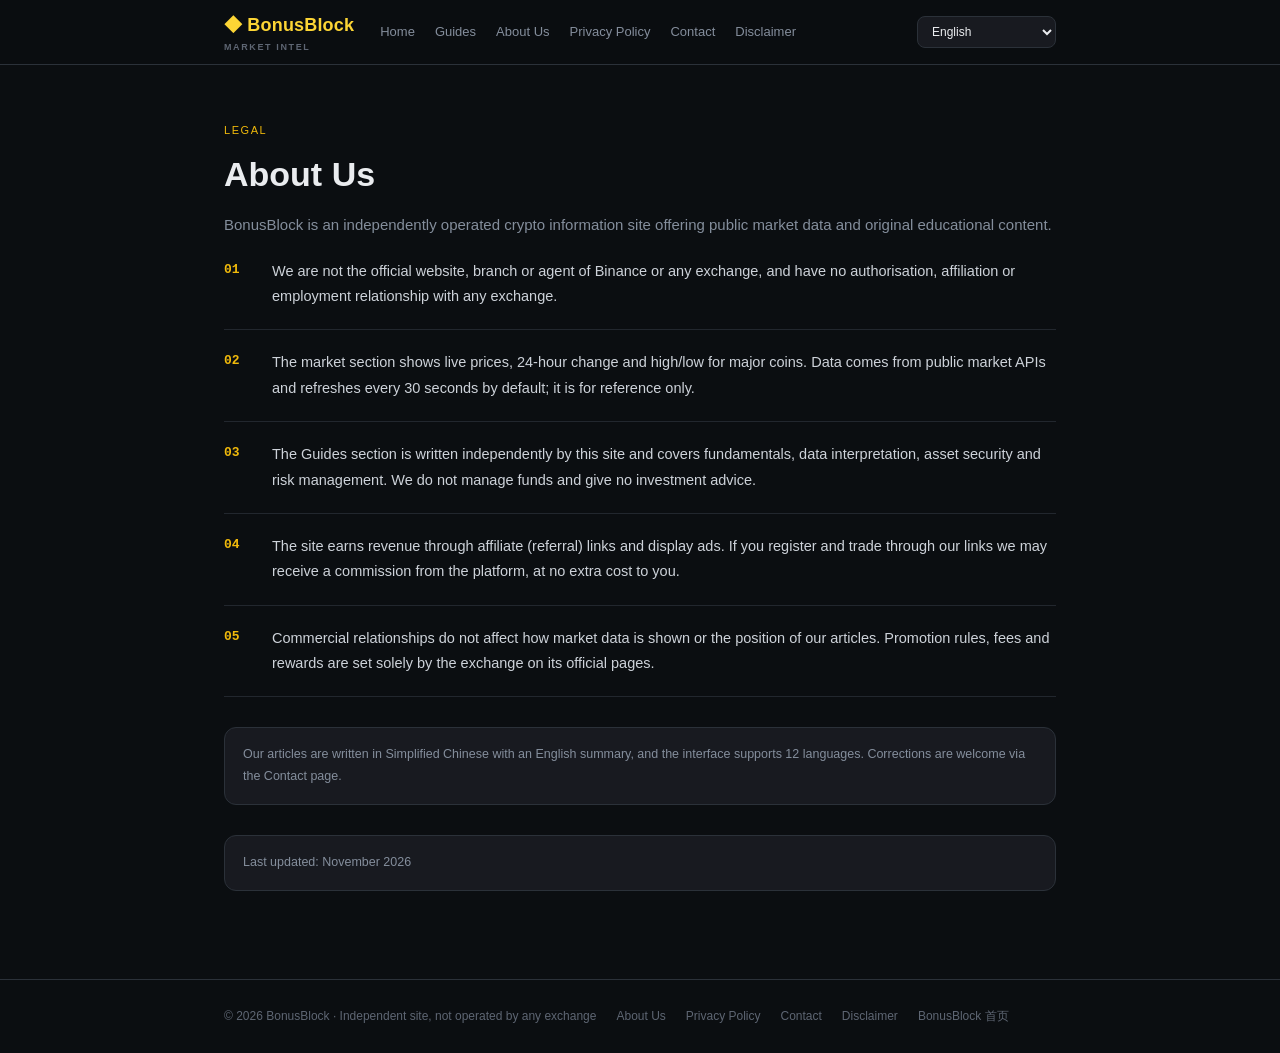
<file: about.html>
<!doctype html>
<html lang="zh-CN">
  <head>
    <meta charset="UTF-8" />
    <meta name="viewport" content="width=device-width, initial-scale=1.0" />
    <title>关于我们 · BonusBlock</title>
    <meta
      name="description"
      content="BonusBlock 是一个独立运营的加密货币行情资讯站点，提供公开市场数据展示与原创入门内容。"
    />
    <link rel="stylesheet" href="assets/site.css" />
    <script
      async
      src="https://pagead2.googlesyndication.com/pagead/js/adsbygoogle.js?client=ca-pub-8335716084958178"
      crossorigin="anonymous"
    ></script>
  </head>
  <body data-doc="about">
    <header class="site-head">
      <div class="wrap">
        <a class="brand" href="index.html"
          >◆ BonusBlock<small>MARKET INTEL</small></a
        >
        <nav class="site-nav">
          <a href="index.html" data-ui="home">首页</a>
          <a href="index.html#insights" data-ui="guides">资讯指南</a>
          <a href="about.html" data-ui="about">关于我们</a>
          <a href="privacy.html" data-ui="privacy">隐私政策</a>
          <a href="contact.html" data-ui="contact">联系我们</a>
          <a href="disclaimer.html" data-ui="disclaimer">免责声明</a>
        </nav>
        <select id="langSelect" class="lang-select"></select>
      </div>
    </header>
    <main class="wrap doc">
      <div class="doc-kicker" data-ui="legal">法律与合规</div>
      <div id="docBody">
        <h1>关于我们</h1>
        <p class="lead">
          BonusBlock
          是一个独立运营的加密货币行情资讯站点，提供公开市场数据展示与原创入门内容。
        </p>
        <div class="doc-item">
          <span class="num">01</span>
          <p>
            我们不是币安（Binance）或任何交易所的官方网站、分支机构或代理商，与交易所之间不存在授权、隶属或雇佣关系。
          </p>
        </div>
        <div class="doc-item">
          <span class="num">02</span>
          <p>
            行情区展示主流币种的实时价格、24
            小时涨跌幅与高低价；数据来自公开市场接口，默认每 30
            秒刷新，仅供参考。
          </p>
        </div>
        <div class="doc-item">
          <span class="num">03</span>
          <p>
            「资讯指南」栏目由本站独立撰写，聚焦基础概念、数据解读、资产安全与风险管理；我们不代客理财，也不提供投资建议。
          </p>
        </div>
        <div class="doc-item">
          <span class="num">04</span>
          <p>
            本站通过邀请（返佣）链接与展示广告获得收入：若你通过链接注册并交易，我们可能获得平台佣金，你无需为此支付额外费用。
          </p>
        </div>
        <div class="doc-item">
          <span class="num">05</span>
          <p>
            商业关系不影响行情数据的展示方式或文章内容立场；活动细则、费率与权益一律以交易所官方页面公布内容为准。
          </p>
        </div>
        <div class="doc-foot">
          本站内容以简体中文撰写并附英文摘要，界面支持 12
          种语言。内容如有错漏，欢迎通过「联系我们」指出。
        </div>
      </div>
      <div class="doc-foot" data-ui="updated">最近更新：2026 年 11 月</div>
    </main>
    <footer class="site-foot">
      <div class="wrap">
        <span data-ui="rights"
          >© 2026 BonusBlock · 独立资讯站，非交易所官方</span
        >
        <a href="about.html" data-ui="about">关于我们</a>
        <a href="privacy.html" data-ui="privacy">隐私政策</a>
        <a href="contact.html" data-ui="contact">联系我们</a>
        <a href="disclaimer.html" data-ui="disclaimer">免责声明</a>
        <a href="index.html">BonusBlock 首页</a>
      </div>
    </footer>
    <script src="assets/site.js"></script>
  </body>
</html>
</file>
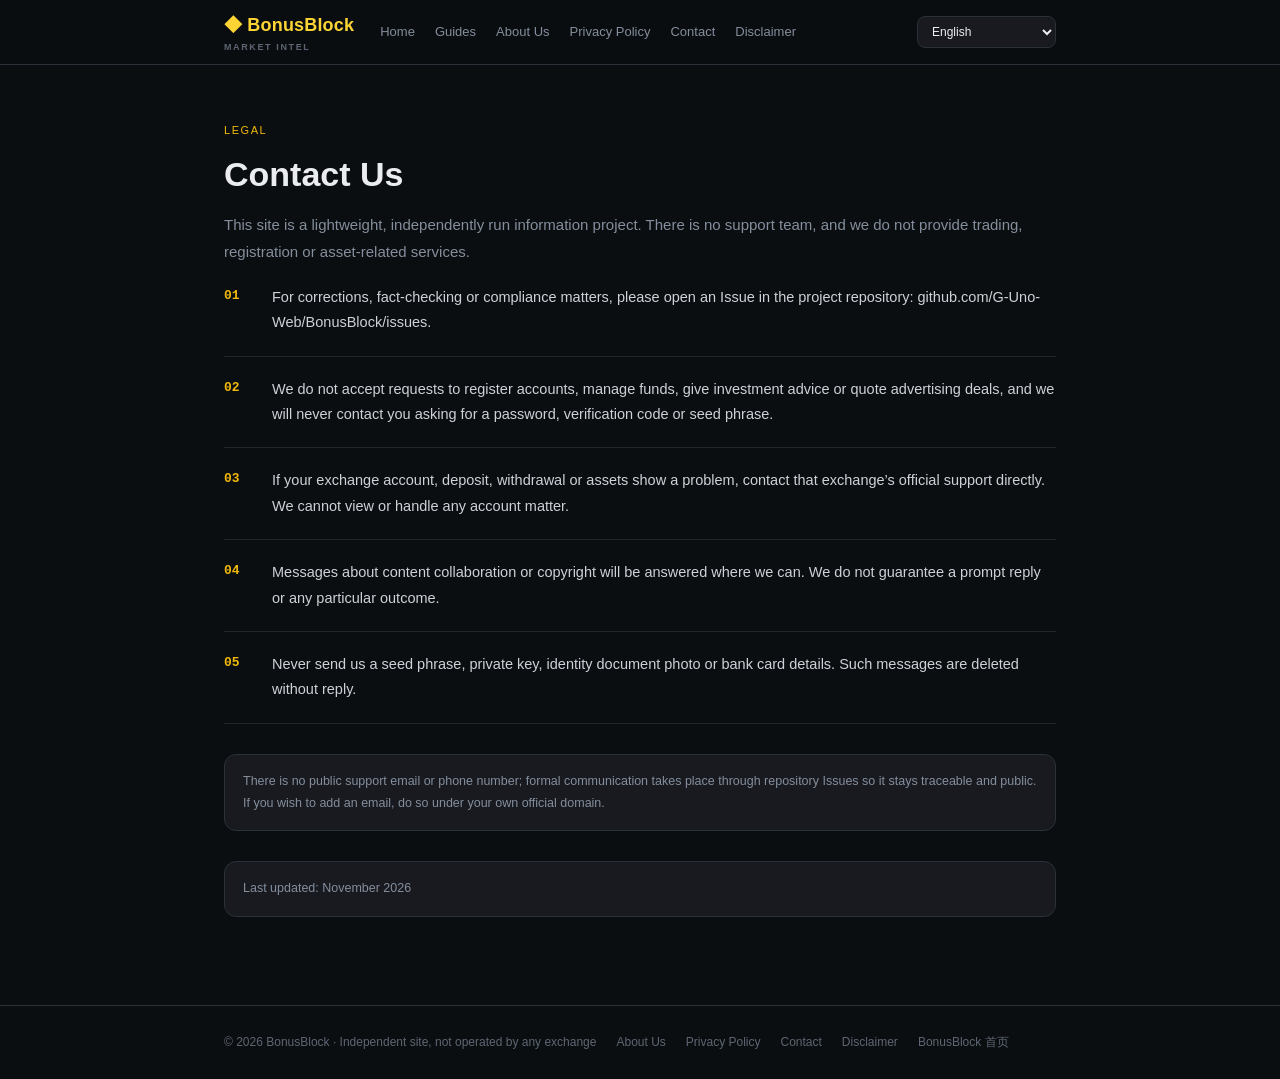
<file: contact.html>
<!doctype html>
<html lang="zh-CN">
  <head>
    <meta charset="UTF-8" />
    <meta name="viewport" content="width=device-width, initial-scale=1.0" />
    <title>联系我们 · BonusBlock</title>
    <meta
      name="description"
      content="本站为个人运营的轻量资讯项目，不设客服团队，也不提供交易、注册或资产相关服务。"
    />
    <link rel="stylesheet" href="assets/site.css" />
    <script
      async
      src="https://pagead2.googlesyndication.com/pagead/js/adsbygoogle.js?client=ca-pub-8335716084958178"
      crossorigin="anonymous"
    ></script>
  </head>
  <body data-doc="contact">
    <header class="site-head">
      <div class="wrap">
        <a class="brand" href="index.html"
          >◆ BonusBlock<small>MARKET INTEL</small></a
        >
        <nav class="site-nav">
          <a href="index.html" data-ui="home">首页</a>
          <a href="index.html#insights" data-ui="guides">资讯指南</a>
          <a href="about.html" data-ui="about">关于我们</a>
          <a href="privacy.html" data-ui="privacy">隐私政策</a>
          <a href="contact.html" data-ui="contact">联系我们</a>
          <a href="disclaimer.html" data-ui="disclaimer">免责声明</a>
        </nav>
        <select id="langSelect" class="lang-select"></select>
      </div>
    </header>
    <main class="wrap doc">
      <div class="doc-kicker" data-ui="legal">法律与合规</div>
      <div id="docBody">
        <h1>联系我们</h1>
        <p class="lead">
          本站为个人运营的轻量资讯项目，不设客服团队，也不提供交易、注册或资产相关服务。
        </p>
        <div class="doc-item">
          <span class="num">01</span>
          <p>
            内容纠错、事实核查或合规相关问题，请在项目代码仓库提交
            Issue：github.com/G-Uno-Web/BonusBlock/issues。
          </p>
        </div>
        <div class="doc-item">
          <span class="num">02</span>
          <p>
            我们不接受代注册、代客理财、投资咨询或广告投放报价等请求，也不会主动联系你索要密码、验证码或助记词。
          </p>
        </div>
        <div class="doc-item">
          <span class="num">03</span>
          <p>
            若你的交易所账号、充值、提现或资产出现异常，请直接联系该交易所官方客服；本站无法查询或处理任何账户事务。
          </p>
        </div>
        <div class="doc-item">
          <span class="num">04</span>
          <p>
            涉及内容合作或版权问题的来信，我们会在力所能及的范围内回复；不保证即时响应，也不承诺任何处理结果。
          </p>
        </div>
        <div class="doc-item">
          <span class="num">05</span>
          <p>
            请勿通过任何渠道向我们发送助记词、私钥、身份证照片或银行卡信息；收到此类信息我们会直接删除且不另行回复。
          </p>
        </div>
        <div class="doc-foot">
          本站不设公开客服邮箱与电话，正式沟通均通过仓库 Issue
          进行，以便留痕与公开核对。若你希望增设邮箱，请以官方域名自行添加。
        </div>
      </div>
      <div class="doc-foot" data-ui="updated">最近更新：2026 年 11 月</div>
    </main>
    <footer class="site-foot">
      <div class="wrap">
        <span data-ui="rights"
          >© 2026 BonusBlock · 独立资讯站，非交易所官方</span
        >
        <a href="about.html" data-ui="about">关于我们</a>
        <a href="privacy.html" data-ui="privacy">隐私政策</a>
        <a href="contact.html" data-ui="contact">联系我们</a>
        <a href="disclaimer.html" data-ui="disclaimer">免责声明</a>
        <a href="index.html">BonusBlock 首页</a>
      </div>
    </footer>
    <script src="assets/site.js"></script>
  </body>
</html>
</file>
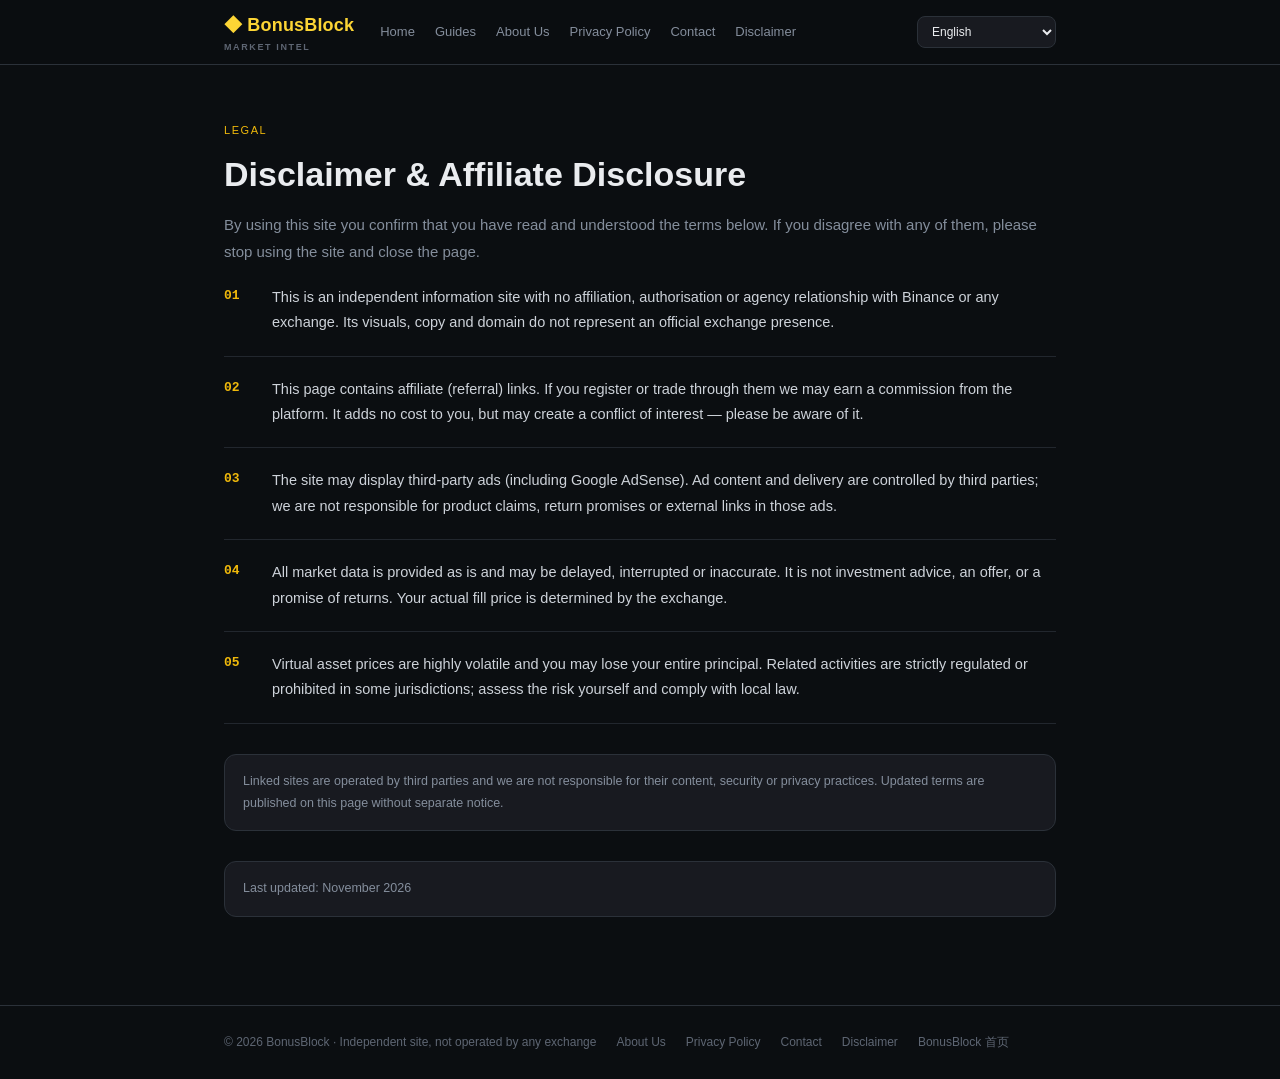
<file: disclaimer.html>
<!doctype html>
<html lang="zh-CN">
  <head>
    <meta charset="UTF-8" />
    <meta name="viewport" content="width=device-width, initial-scale=1.0" />
    <title>免责声明与返佣披露 · BonusBlock</title>
    <meta
      name="description"
      content="使用本站即表示你已阅读并理解以下条款。若你不同意其中任何一条，请停止使用并关闭页面。"
    />
    <link rel="stylesheet" href="assets/site.css" />
    <script
      async
      src="https://pagead2.googlesyndication.com/pagead/js/adsbygoogle.js?client=ca-pub-8335716084958178"
      crossorigin="anonymous"
    ></script>
  </head>
  <body data-doc="disclaimer">
    <header class="site-head">
      <div class="wrap">
        <a class="brand" href="index.html"
          >◆ BonusBlock<small>MARKET INTEL</small></a
        >
        <nav class="site-nav">
          <a href="index.html" data-ui="home">首页</a>
          <a href="index.html#insights" data-ui="guides">资讯指南</a>
          <a href="about.html" data-ui="about">关于我们</a>
          <a href="privacy.html" data-ui="privacy">隐私政策</a>
          <a href="contact.html" data-ui="contact">联系我们</a>
          <a href="disclaimer.html" data-ui="disclaimer">免责声明</a>
        </nav>
        <select id="langSelect" class="lang-select"></select>
      </div>
    </header>
    <main class="wrap doc">
      <div class="doc-kicker" data-ui="legal">法律与合规</div>
      <div id="docBody">
        <h1>免责声明与返佣披露</h1>
        <p class="lead">
          使用本站即表示你已阅读并理解以下条款。若你不同意其中任何一条，请停止使用并关闭页面。
        </p>
        <div class="doc-item">
          <span class="num">01</span>
          <p>
            本站为独立资讯站点，与币安（Binance）及任何交易所无隶属、授权或代理关系；页面视觉、文案与域名均不代表交易所官方。
          </p>
        </div>
        <div class="doc-item">
          <span class="num">02</span>
          <p>
            本页含邀请（返佣）链接。你通过其注册或交易后，我们可能从平台获得推广佣金；该佣金不增加你的任何费用，但可能构成利益冲突，请知悉。
          </p>
        </div>
        <div class="doc-item">
          <span class="num">03</span>
          <p>
            本站可能展示第三方广告（含 Google
            AdSense）。广告内容与投放由第三方决定，我们不对广告中的产品描述、收益承诺或外部链接负责。
          </p>
        </div>
        <div class="doc-item">
          <span class="num">04</span>
          <p>
            所有行情数据按「原样」提供，可能存在延迟、中断或误差，不构成任何投资建议、要约或收益承诺；实际成交价格以交易所官方页面为准。
          </p>
        </div>
        <div class="doc-item">
          <span class="num">05</span>
          <p>
            虚拟资产价格波动剧烈，可能导致本金全部损失；相关业务在部分司法辖区受到严格监管或被禁止，请自行评估风险并遵守所在地法律法规。
          </p>
        </div>
        <div class="doc-foot">
          外部链接指向的站点由第三方运营，本站不对其内容、安全性或隐私实践负责。条款更新后直接发布于本页，不另行通知。
        </div>
      </div>
      <div class="doc-foot" data-ui="updated">最近更新：2026 年 11 月</div>
    </main>
    <footer class="site-foot">
      <div class="wrap">
        <span data-ui="rights"
          >© 2026 BonusBlock · 独立资讯站，非交易所官方</span
        >
        <a href="about.html" data-ui="about">关于我们</a>
        <a href="privacy.html" data-ui="privacy">隐私政策</a>
        <a href="contact.html" data-ui="contact">联系我们</a>
        <a href="disclaimer.html" data-ui="disclaimer">免责声明</a>
        <a href="index.html">BonusBlock 首页</a>
      </div>
    </footer>
    <script src="assets/site.js"></script>
  </body>
</html>
</file>
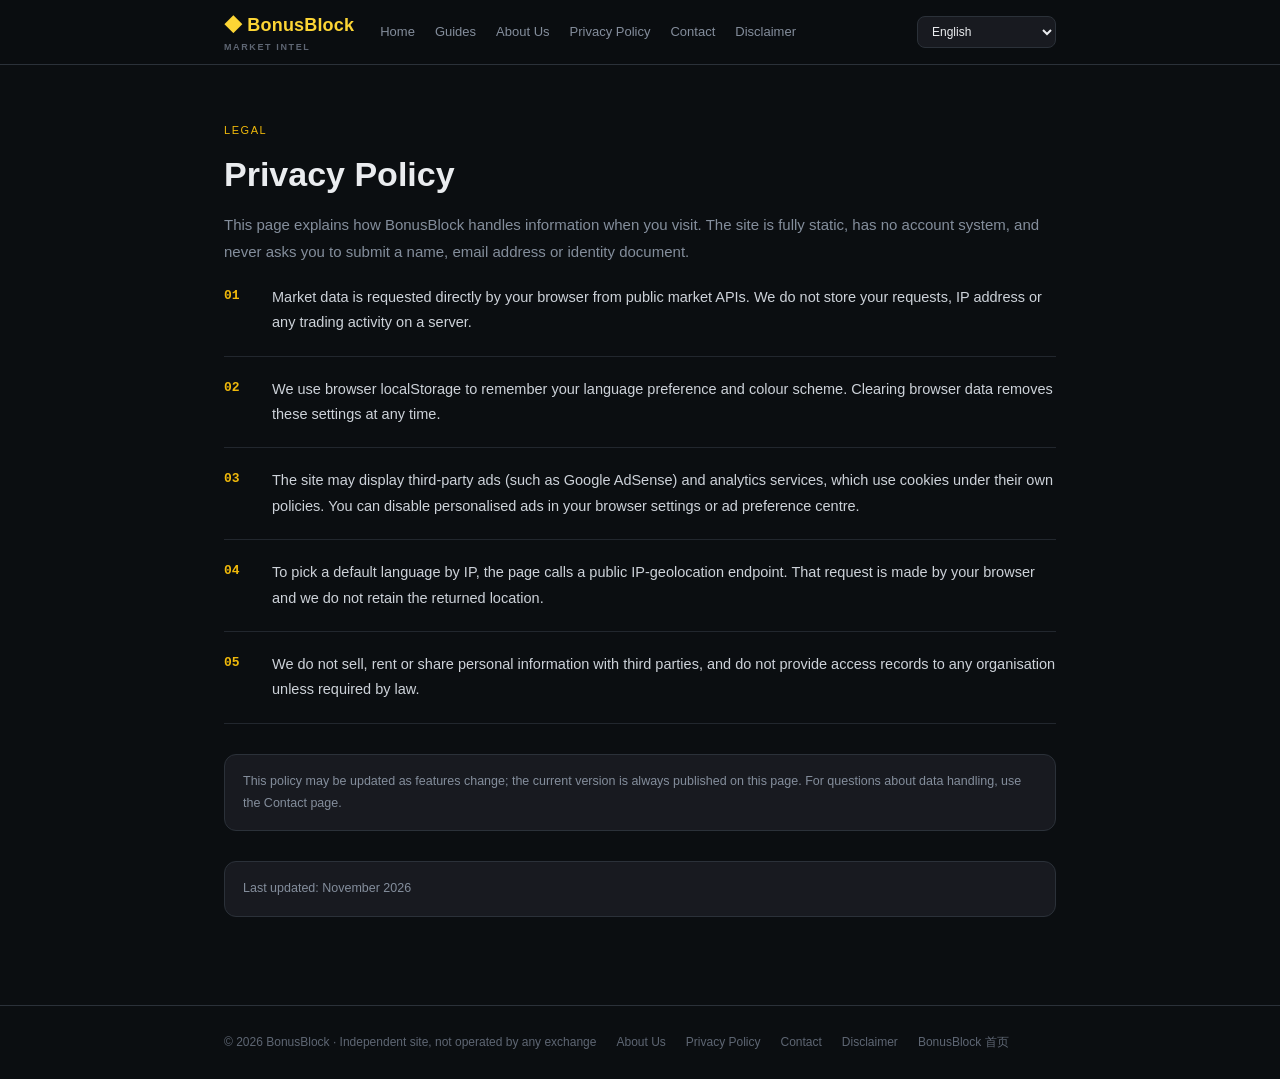
<file: privacy.html>
<!doctype html>
<html lang="zh-CN">
  <head>
    <meta charset="UTF-8" />
    <meta name="viewport" content="width=device-width, initial-scale=1.0" />
    <title>隐私政策 · BonusBlock</title>
    <meta
      name="description"
      content="本页说明 BonusBlock 在你访问本站时如何处理相关信息。本站是纯静态网站，没有账号系统，不要求你提交姓名、邮箱或身份信息。"
    />
    <link rel="stylesheet" href="assets/site.css" />
    <script
      async
      src="https://pagead2.googlesyndication.com/pagead/js/adsbygoogle.js?client=ca-pub-8335716084958178"
      crossorigin="anonymous"
    ></script>
  </head>
  <body data-doc="privacy">
    <header class="site-head">
      <div class="wrap">
        <a class="brand" href="index.html"
          >◆ BonusBlock<small>MARKET INTEL</small></a
        >
        <nav class="site-nav">
          <a href="index.html" data-ui="home">首页</a>
          <a href="index.html#insights" data-ui="guides">资讯指南</a>
          <a href="about.html" data-ui="about">关于我们</a>
          <a href="privacy.html" data-ui="privacy">隐私政策</a>
          <a href="contact.html" data-ui="contact">联系我们</a>
          <a href="disclaimer.html" data-ui="disclaimer">免责声明</a>
        </nav>
        <select id="langSelect" class="lang-select"></select>
      </div>
    </header>
    <main class="wrap doc">
      <div class="doc-kicker" data-ui="legal">法律与合规</div>
      <div id="docBody">
        <h1>隐私政策</h1>
        <p class="lead">
          本页说明 BonusBlock
          在你访问本站时如何处理相关信息。本站是纯静态网站，没有账号系统，不要求你提交姓名、邮箱或身份信息。
        </p>
        <div class="doc-item">
          <span class="num">01</span>
          <p>
            行情数据由你的浏览器直接向公开市场接口请求，我们不在服务器端保存你的请求记录、IP
            地址或任何交易行为。
          </p>
        </div>
        <div class="doc-item">
          <span class="num">02</span>
          <p>
            我们使用浏览器本地存储（localStorage）记住语言偏好与涨跌配色；清除浏览器数据即可随时删除这些设置。
          </p>
        </div>
        <div class="doc-item">
          <span class="num">03</span>
          <p>
            本站可能展示第三方广告（如 Google
            AdSense）与统计服务，它们会依据自身政策使用
            Cookie；你可在浏览器设置或广告偏好中心关闭个性化广告。
          </p>
        </div>
        <div class="doc-item">
          <span class="num">04</span>
          <p>
            为按 IP 显示默认语言，页面会调用公开的 IP
            归属地接口；该请求由你的浏览器发出，我们不存储返回的地理位置结果。
          </p>
        </div>
        <div class="doc-item">
          <span class="num">05</span>
          <p>
            我们不出售、出租或与第三方共享个人信息；除法律法规明确要求外，也不会主动向任何机构提供访问记录。
          </p>
        </div>
        <div class="doc-foot">
          本政策可能随功能调整而更新，更新后的版本会直接发布在本页。如对数据处理有疑问，请通过「联系我们」页面反馈。
        </div>
      </div>
      <div class="doc-foot" data-ui="updated">最近更新：2026 年 11 月</div>
    </main>
    <footer class="site-foot">
      <div class="wrap">
        <span data-ui="rights"
          >© 2026 BonusBlock · 独立资讯站，非交易所官方</span
        >
        <a href="about.html" data-ui="about">关于我们</a>
        <a href="privacy.html" data-ui="privacy">隐私政策</a>
        <a href="contact.html" data-ui="contact">联系我们</a>
        <a href="disclaimer.html" data-ui="disclaimer">免责声明</a>
        <a href="index.html">BonusBlock 首页</a>
      </div>
    </footer>
    <script src="assets/site.js"></script>
  </body>
</html>
</file>
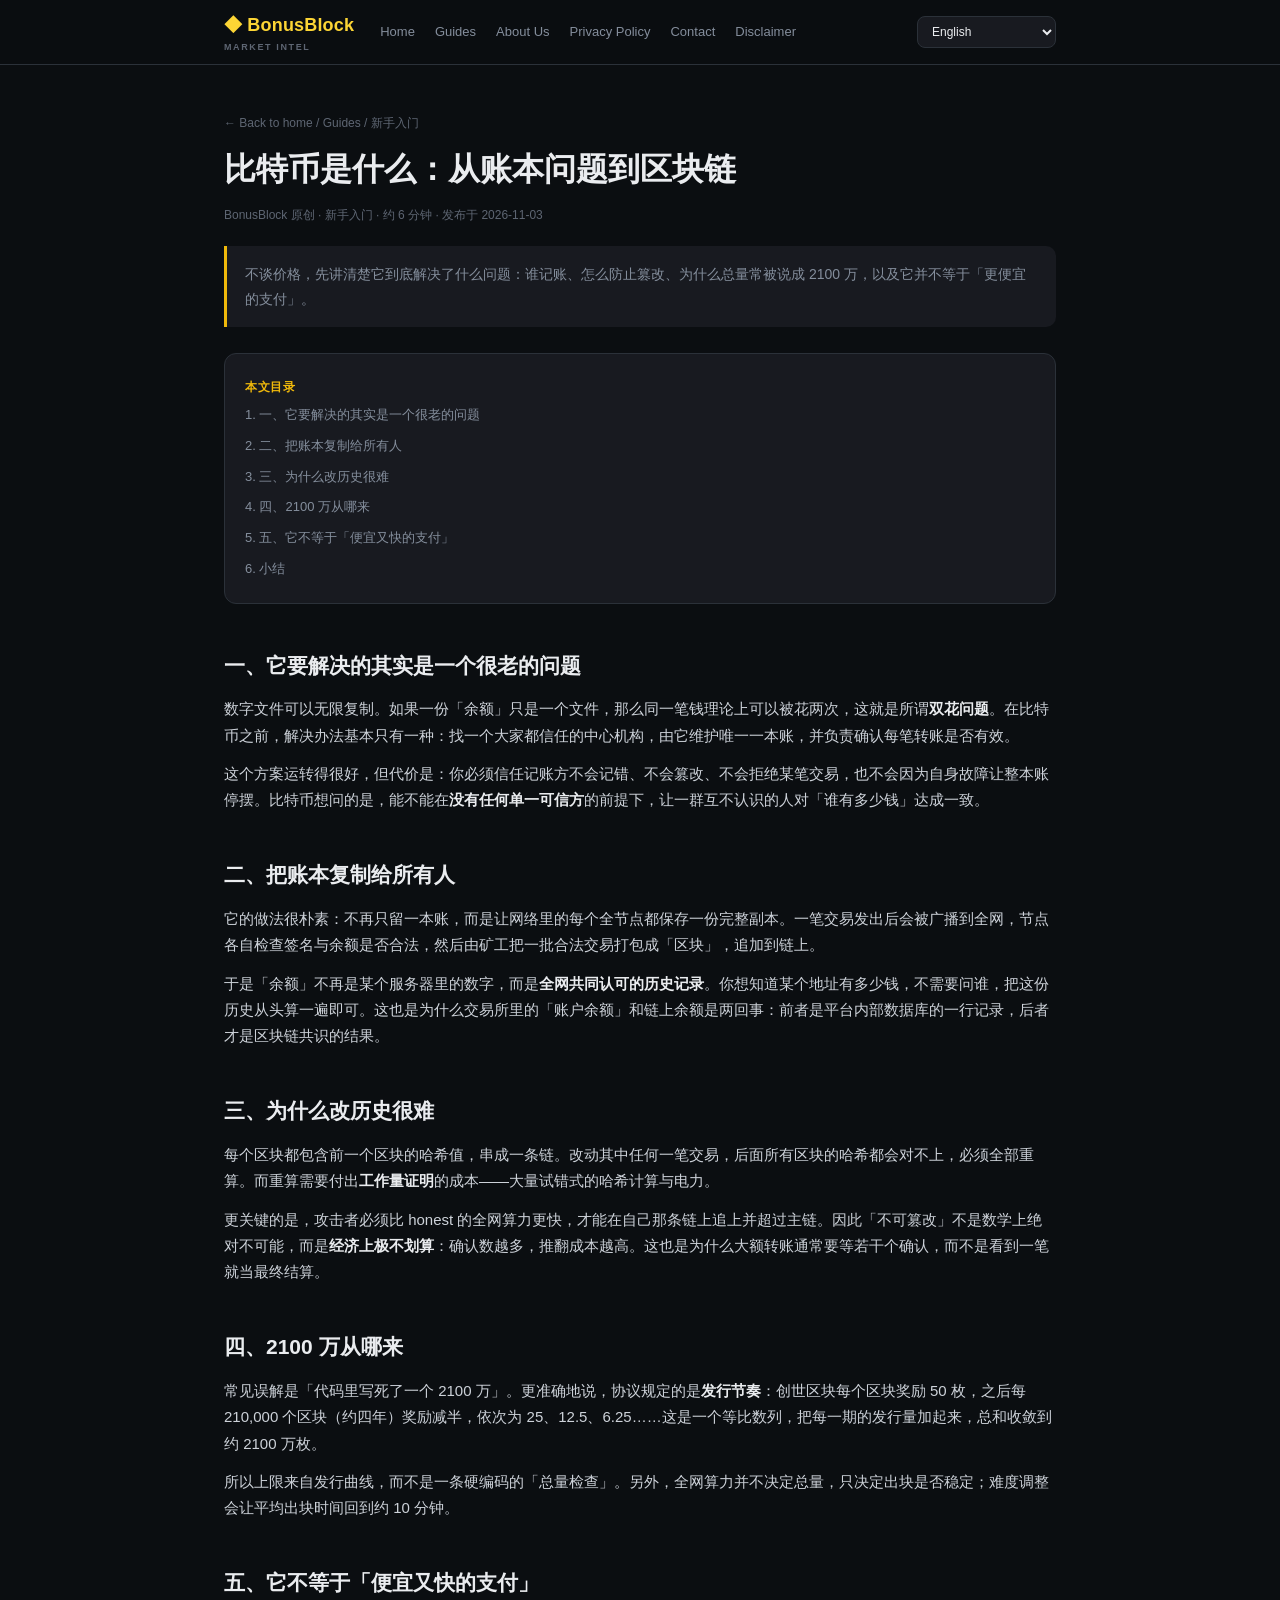
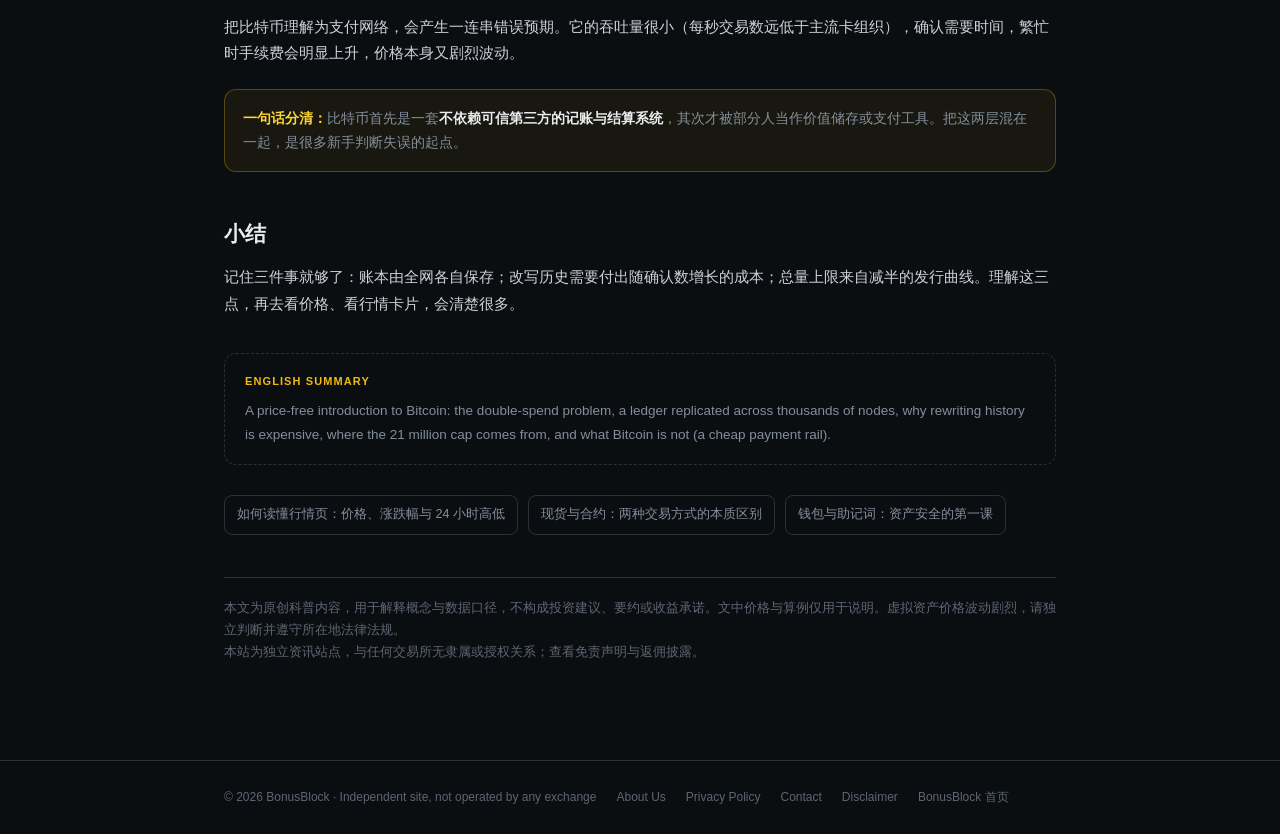
<file: articles/bitcoin-basics.html>
<!DOCTYPE html>
<html lang="zh-CN">
<head>
<meta charset="UTF-8">
<meta name="viewport" content="width=device-width, initial-scale=1.0">
<title>比特币是什么：从账本问题到区块链 · BonusBlock</title>
<meta name="description" content="不谈价格，先讲清楚它到底解决了什么问题：谁记账、怎么防止篡改、为什么总量常被说成 2100 万，以及它并不等于「更便宜的支付」。">
<link rel="stylesheet" href="../assets/site.css">
</head>
<body>
<header class="site-head">
  <div class="wrap">
    <a class="brand" href="../index.html">◆ BonusBlock<small>MARKET INTEL</small></a>
    <nav class="site-nav">
      <a href="../index.html" data-ui="home">首页</a>
      <a href="../index.html#insights" data-ui="guides">资讯指南</a>
      <a href="../about.html" data-ui="about">关于我们</a>
      <a href="../privacy.html" data-ui="privacy">隐私政策</a>
      <a href="../contact.html" data-ui="contact">联系我们</a>
      <a href="../disclaimer.html" data-ui="disclaimer">免责声明</a>
    </nav>
    <select id="langSelect" class="lang-select"></select>
  </div>
</header>
<main class="wrap article">
  <div class="crumb"><a href="../index.html" data-ui="back">← 返回首页</a> / <a href="../index.html#insights" data-ui="guides">资讯指南</a> / 新手入门</div>
  <h1>比特币是什么：从账本问题到区块链</h1>
  <div class="meta">BonusBlock 原创 · 新手入门 · 约 6 分钟 · 发布于 2026-11-03</div>
  <p class="abstract">不谈价格，先讲清楚它到底解决了什么问题：谁记账、怎么防止篡改、为什么总量常被说成 2100 万，以及它并不等于「更便宜的支付」。</p>
  <div class="toc"><b>本文目录</b>
    <a href="#s1">1. 一、它要解决的其实是一个很老的问题</a>
    <a href="#s2">2. 二、把账本复制给所有人</a>
    <a href="#s3">3. 三、为什么改历史很难</a>
    <a href="#s4">4. 四、2100 万从哪来</a>
    <a href="#s5">5. 五、它不等于「便宜又快的支付」</a>
    <a href="#s6">6. 小结</a>
  </div>
  <h2 id="s1">一、它要解决的其实是一个很老的问题</h2>
    <p>数字文件可以无限复制。如果一份「余额」只是一个文件，那么同一笔钱理论上可以被花两次，这就是所谓<strong>双花问题</strong>。在比特币之前，解决办法基本只有一种：找一个大家都信任的中心机构，由它维护唯一一本账，并负责确认每笔转账是否有效。</p><p>这个方案运转得很好，但代价是：你必须信任记账方不会记错、不会篡改、不会拒绝某笔交易，也不会因为自身故障让整本账停摆。比特币想问的是，能不能在<strong>没有任何单一可信方</strong>的前提下，让一群互不认识的人对「谁有多少钱」达成一致。</p>
    <h2 id="s2">二、把账本复制给所有人</h2>
    <p>它的做法很朴素：不再只留一本账，而是让网络里的每个全节点都保存一份完整副本。一笔交易发出后会被广播到全网，节点各自检查签名与余额是否合法，然后由矿工把一批合法交易打包成「区块」，追加到链上。</p><p>于是「余额」不再是某个服务器里的数字，而是<strong>全网共同认可的历史记录</strong>。你想知道某个地址有多少钱，不需要问谁，把这份历史从头算一遍即可。这也是为什么交易所里的「账户余额」和链上余额是两回事：前者是平台内部数据库的一行记录，后者才是区块链共识的结果。</p>
    <h2 id="s3">三、为什么改历史很难</h2>
    <p>每个区块都包含前一个区块的哈希值，串成一条链。改动其中任何一笔交易，后面所有区块的哈希都会对不上，必须全部重算。而重算需要付出<strong>工作量证明</strong>的成本——大量试错式的哈希计算与电力。</p><p>更关键的是，攻击者必须比 honest 的全网算力更快，才能在自己那条链上追上并超过主链。因此「不可篡改」不是数学上绝对不可能，而是<strong>经济上极不划算</strong>：确认数越多，推翻成本越高。这也是为什么大额转账通常要等若干个确认，而不是看到一笔就当最终结算。</p>
    <h2 id="s4">四、2100 万从哪来</h2>
    <p>常见误解是「代码里写死了一个 2100 万」。更准确地说，协议规定的是<strong>发行节奏</strong>：创世区块每个区块奖励 50 枚，之后每 210,000 个区块（约四年）奖励减半，依次为 25、12.5、6.25……这是一个等比数列，把每一期的发行量加起来，总和收敛到约 2100 万枚。</p><p>所以上限来自发行曲线，而不是一条硬编码的「总量检查」。另外，全网算力并不决定总量，只决定出块是否稳定；难度调整会让平均出块时间回到约 10 分钟。</p>
    <h2 id="s5">五、它不等于「便宜又快的支付」</h2>
    <p>把比特币理解为支付网络，会产生一连串错误预期。它的吞吐量很小（每秒交易数远低于主流卡组织），确认需要时间，繁忙时手续费会明显上升，价格本身又剧烈波动。</p><div class="callout"><b>一句话分清：</b>比特币首先是一套<strong>不依赖可信第三方的记账与结算系统</strong>，其次才被部分人当作价值储存或支付工具。把这两层混在一起，是很多新手判断失误的起点。</div>
    <h2 id="s6">小结</h2>
    <p>记住三件事就够了：账本由全网各自保存；改写历史需要付出随确认数增长的成本；总量上限来自减半的发行曲线。理解这三点，再去看价格、看行情卡片，会清楚很多。</p>
  <div class="en-summary"><b>ENGLISH SUMMARY</b>A price-free introduction to Bitcoin: the double-spend problem, a ledger replicated across thousands of nodes, why rewriting history is expensive, where the 21 million cap comes from, and what Bitcoin is not (a cheap payment rail).</div>
  <div class="rel">
      <a href="how-to-read-market.html">如何读懂行情页：价格、涨跌幅与 24 小时高低</a>
      <a href="spot-vs-contract.html">现货与合约：两种交易方式的本质区别</a>
      <a href="wallet-security.html">钱包与助记词：资产安全的第一课</a>
  </div>
  <div class="endnote">本文为原创科普内容，用于解释概念与数据口径，不构成投资建议、要约或收益承诺。文中价格与算例仅用于说明。虚拟资产价格波动剧烈，请独立判断并遵守所在地法律法规。<br>本站为独立资讯站点，与任何交易所无隶属或授权关系；<a href="../disclaimer.html">查看免责声明与返佣披露</a>。</div>
</main>
<footer class="site-foot">
  <div class="wrap">
    <span data-ui="rights">© 2026 BonusBlock · 独立资讯站，非交易所官方</span>
    <a href="../about.html" data-ui="about">关于我们</a>
    <a href="../privacy.html" data-ui="privacy">隐私政策</a>
    <a href="../contact.html" data-ui="contact">联系我们</a>
    <a href="../disclaimer.html" data-ui="disclaimer">免责声明</a>
    <a href="../index.html">BonusBlock 首页</a>
  </div>
</footer>
<script src="../assets/site.js"></script>
</body>
</html>
</file>
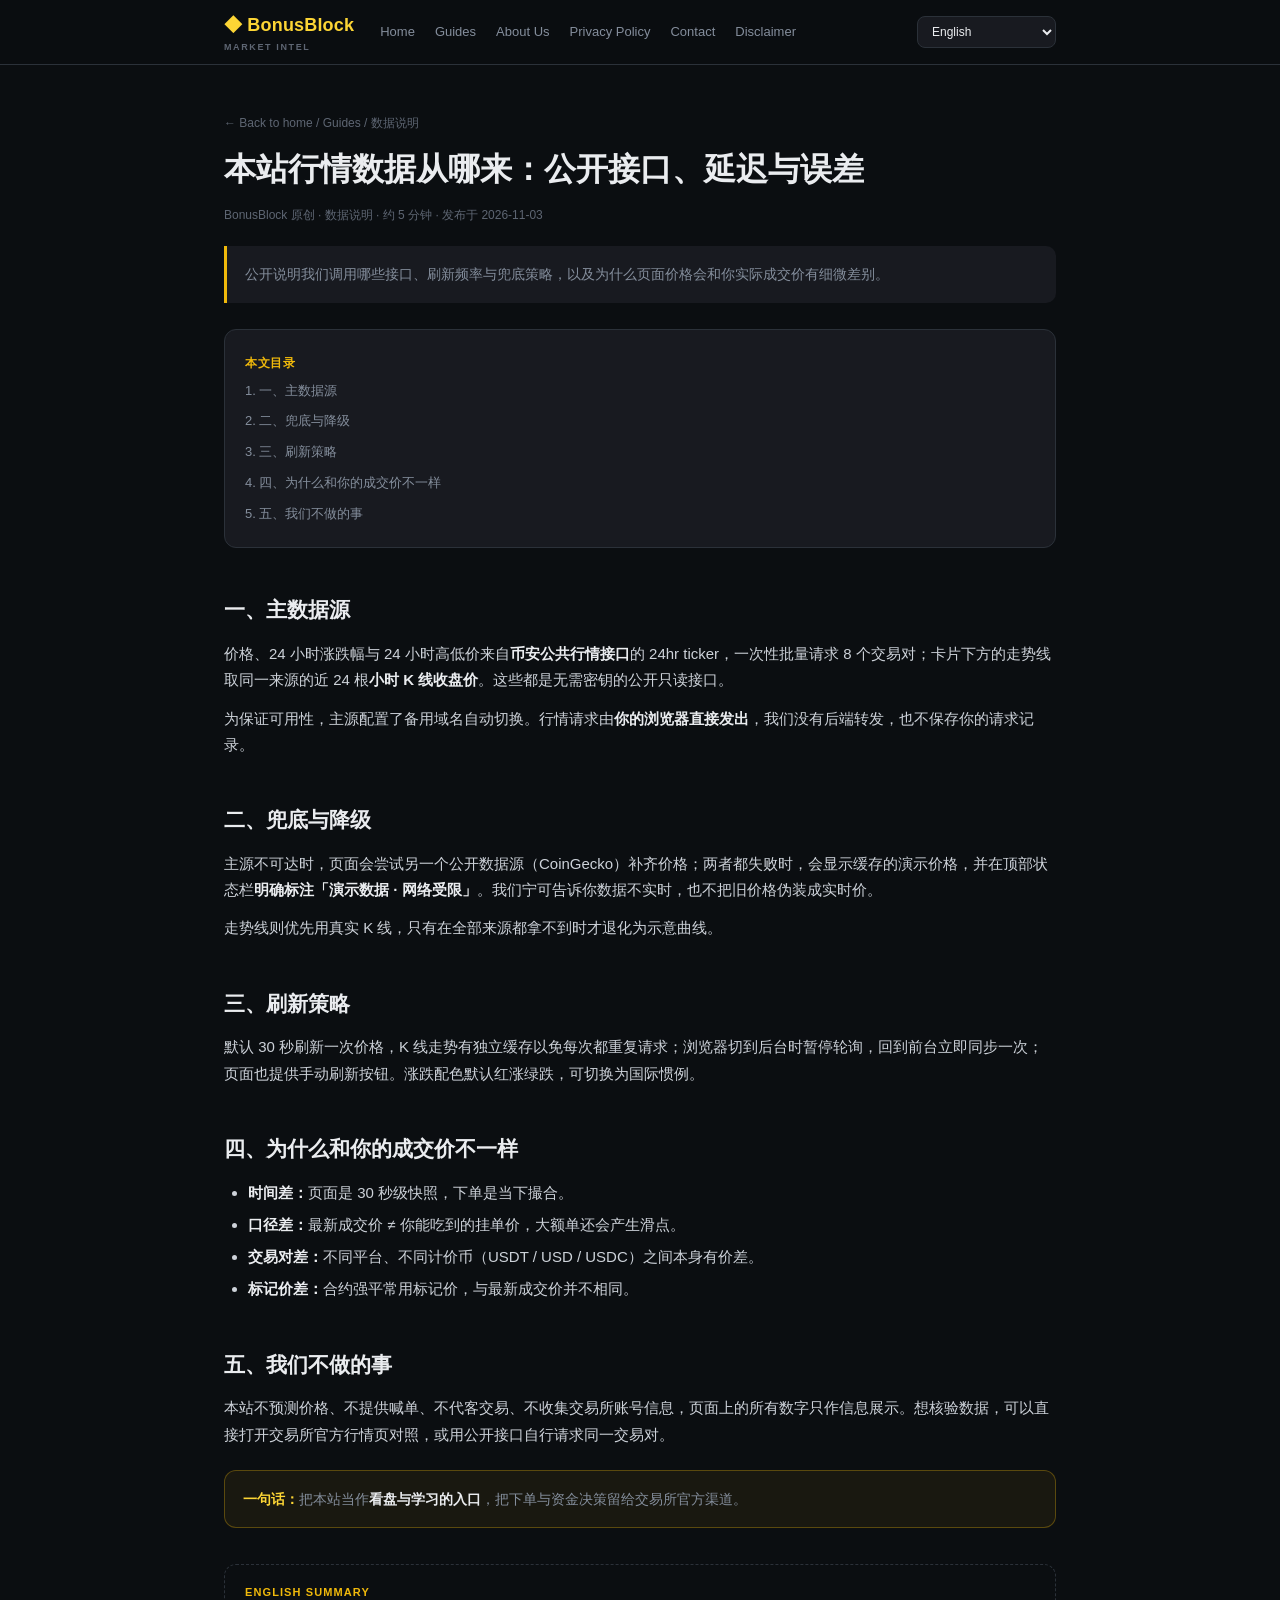
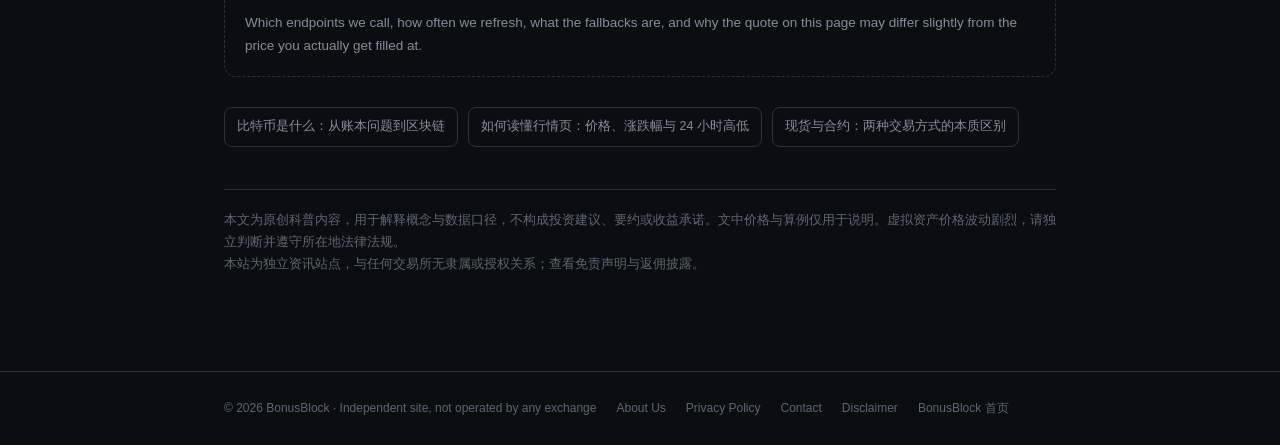
<file: articles/data-sources.html>
<!DOCTYPE html>
<html lang="zh-CN">
<head>
<meta charset="UTF-8">
<meta name="viewport" content="width=device-width, initial-scale=1.0">
<title>本站行情数据从哪来：公开接口、延迟与误差 · BonusBlock</title>
<meta name="description" content="公开说明我们调用哪些接口、刷新频率与兜底策略，以及为什么页面价格会和你实际成交价有细微差别。">
<link rel="stylesheet" href="../assets/site.css">
</head>
<body>
<header class="site-head">
  <div class="wrap">
    <a class="brand" href="../index.html">◆ BonusBlock<small>MARKET INTEL</small></a>
    <nav class="site-nav">
      <a href="../index.html" data-ui="home">首页</a>
      <a href="../index.html#insights" data-ui="guides">资讯指南</a>
      <a href="../about.html" data-ui="about">关于我们</a>
      <a href="../privacy.html" data-ui="privacy">隐私政策</a>
      <a href="../contact.html" data-ui="contact">联系我们</a>
      <a href="../disclaimer.html" data-ui="disclaimer">免责声明</a>
    </nav>
    <select id="langSelect" class="lang-select"></select>
  </div>
</header>
<main class="wrap article">
  <div class="crumb"><a href="../index.html" data-ui="back">← 返回首页</a> / <a href="../index.html#insights" data-ui="guides">资讯指南</a> / 数据说明</div>
  <h1>本站行情数据从哪来：公开接口、延迟与误差</h1>
  <div class="meta">BonusBlock 原创 · 数据说明 · 约 5 分钟 · 发布于 2026-11-03</div>
  <p class="abstract">公开说明我们调用哪些接口、刷新频率与兜底策略，以及为什么页面价格会和你实际成交价有细微差别。</p>
  <div class="toc"><b>本文目录</b>
    <a href="#s1">1. 一、主数据源</a>
    <a href="#s2">2. 二、兜底与降级</a>
    <a href="#s3">3. 三、刷新策略</a>
    <a href="#s4">4. 四、为什么和你的成交价不一样</a>
    <a href="#s5">5. 五、我们不做的事</a>
  </div>
  <h2 id="s1">一、主数据源</h2>
    <p>价格、24 小时涨跌幅与 24 小时高低价来自<strong>币安公共行情接口</strong>的 24hr ticker，一次性批量请求 8 个交易对；卡片下方的走势线取同一来源的近 24 根<strong>小时 K 线收盘价</strong>。这些都是无需密钥的公开只读接口。</p><p>为保证可用性，主源配置了备用域名自动切换。行情请求由<strong>你的浏览器直接发出</strong>，我们没有后端转发，也不保存你的请求记录。</p>
    <h2 id="s2">二、兜底与降级</h2>
    <p>主源不可达时，页面会尝试另一个公开数据源（CoinGecko）补齐价格；两者都失败时，会显示缓存的演示价格，并在顶部状态栏<strong>明确标注「演示数据 · 网络受限」</strong>。我们宁可告诉你数据不实时，也不把旧价格伪装成实时价。</p><p>走势线则优先用真实 K 线，只有在全部来源都拿不到时才退化为示意曲线。</p>
    <h2 id="s3">三、刷新策略</h2>
    <p>默认 30 秒刷新一次价格，K 线走势有独立缓存以免每次都重复请求；浏览器切到后台时暂停轮询，回到前台立即同步一次；页面也提供手动刷新按钮。涨跌配色默认红涨绿跌，可切换为国际惯例。</p>
    <h2 id="s4">四、为什么和你的成交价不一样</h2>
    <ul><li><strong>时间差：</strong>页面是 30 秒级快照，下单是当下撮合。</li><li><strong>口径差：</strong>最新成交价 ≠ 你能吃到的挂单价，大额单还会产生滑点。</li><li><strong>交易对差：</strong>不同平台、不同计价币（USDT / USD / USDC）之间本身有价差。</li><li><strong>标记价差：</strong>合约强平常用标记价，与最新成交价并不相同。</li></ul>
    <h2 id="s5">五、我们不做的事</h2>
    <p>本站不预测价格、不提供喊单、不代客交易、不收集交易所账号信息，页面上的所有数字只作信息展示。想核验数据，可以直接打开交易所官方行情页对照，或用公开接口自行请求同一交易对。</p><div class="callout"><b>一句话：</b>把本站当作<strong>看盘与学习的入口</strong>，把下单与资金决策留给交易所官方渠道。</div>
  <div class="en-summary"><b>ENGLISH SUMMARY</b>Which endpoints we call, how often we refresh, what the fallbacks are, and why the quote on this page may differ slightly from the price you actually get filled at.</div>
  <div class="rel">
      <a href="bitcoin-basics.html">比特币是什么：从账本问题到区块链</a>
      <a href="how-to-read-market.html">如何读懂行情页：价格、涨跌幅与 24 小时高低</a>
      <a href="spot-vs-contract.html">现货与合约：两种交易方式的本质区别</a>
  </div>
  <div class="endnote">本文为原创科普内容，用于解释概念与数据口径，不构成投资建议、要约或收益承诺。文中价格与算例仅用于说明。虚拟资产价格波动剧烈，请独立判断并遵守所在地法律法规。<br>本站为独立资讯站点，与任何交易所无隶属或授权关系；<a href="../disclaimer.html">查看免责声明与返佣披露</a>。</div>
</main>
<footer class="site-foot">
  <div class="wrap">
    <span data-ui="rights">© 2026 BonusBlock · 独立资讯站，非交易所官方</span>
    <a href="../about.html" data-ui="about">关于我们</a>
    <a href="../privacy.html" data-ui="privacy">隐私政策</a>
    <a href="../contact.html" data-ui="contact">联系我们</a>
    <a href="../disclaimer.html" data-ui="disclaimer">免责声明</a>
    <a href="../index.html">BonusBlock 首页</a>
  </div>
</footer>
<script src="../assets/site.js"></script>
</body>
</html>
</file>
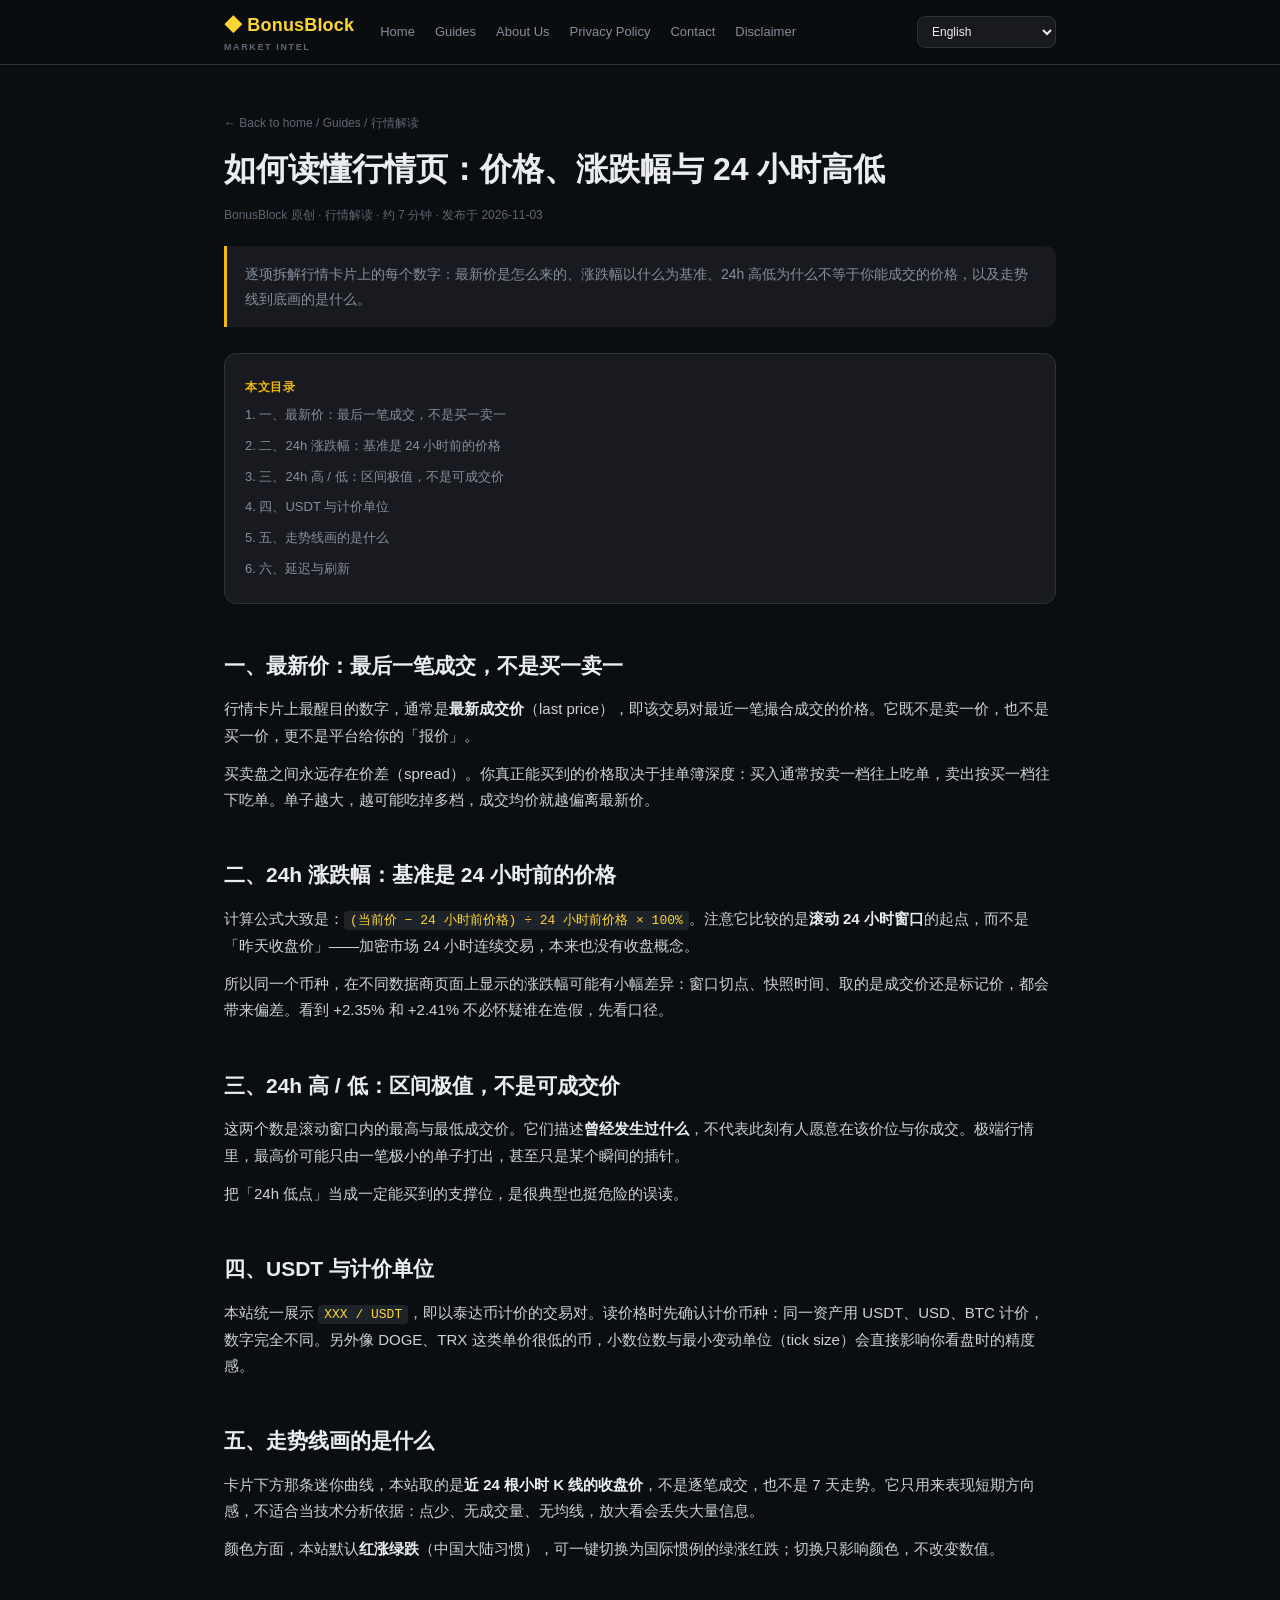
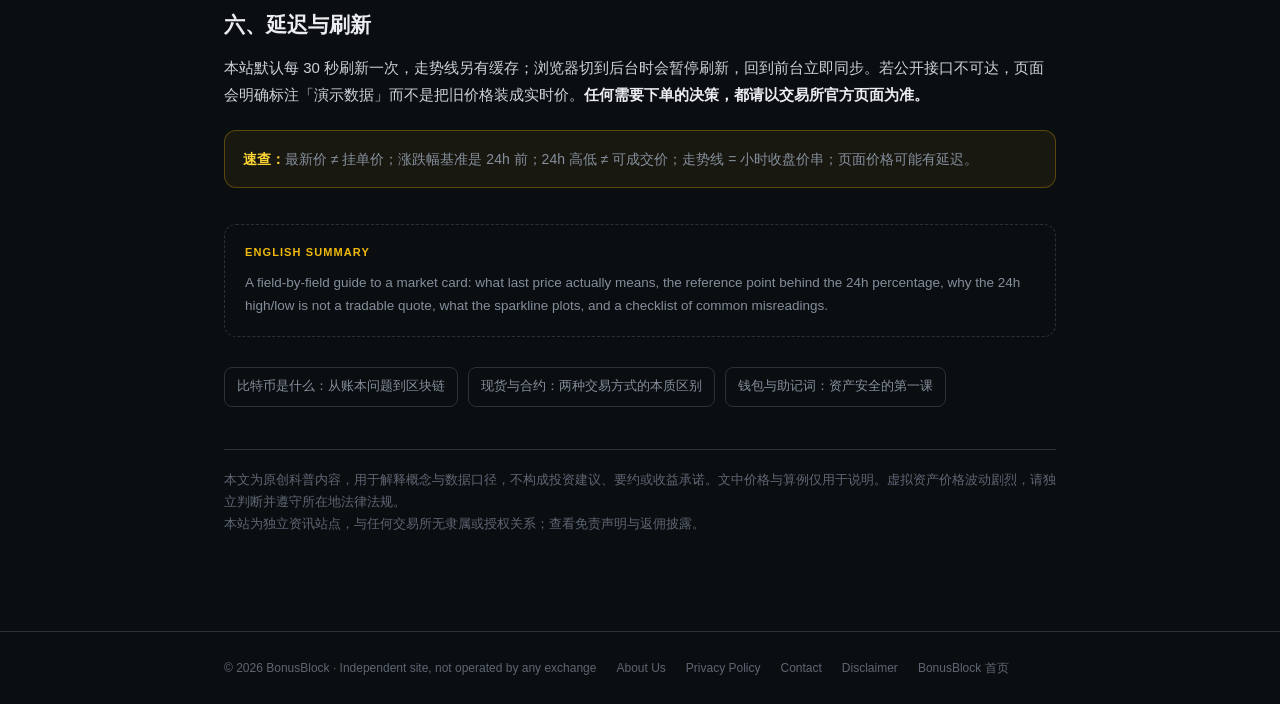
<file: articles/how-to-read-market.html>
<!DOCTYPE html>
<html lang="zh-CN">
<head>
<meta charset="UTF-8">
<meta name="viewport" content="width=device-width, initial-scale=1.0">
<title>如何读懂行情页：价格、涨跌幅与 24 小时高低 · BonusBlock</title>
<meta name="description" content="逐项拆解行情卡片上的每个数字：最新价是怎么来的、涨跌幅以什么为基准、24h 高低为什么不等于你能成交的价格，以及走势线到底画的是什么。">
<link rel="stylesheet" href="../assets/site.css">
</head>
<body>
<header class="site-head">
  <div class="wrap">
    <a class="brand" href="../index.html">◆ BonusBlock<small>MARKET INTEL</small></a>
    <nav class="site-nav">
      <a href="../index.html" data-ui="home">首页</a>
      <a href="../index.html#insights" data-ui="guides">资讯指南</a>
      <a href="../about.html" data-ui="about">关于我们</a>
      <a href="../privacy.html" data-ui="privacy">隐私政策</a>
      <a href="../contact.html" data-ui="contact">联系我们</a>
      <a href="../disclaimer.html" data-ui="disclaimer">免责声明</a>
    </nav>
    <select id="langSelect" class="lang-select"></select>
  </div>
</header>
<main class="wrap article">
  <div class="crumb"><a href="../index.html" data-ui="back">← 返回首页</a> / <a href="../index.html#insights" data-ui="guides">资讯指南</a> / 行情解读</div>
  <h1>如何读懂行情页：价格、涨跌幅与 24 小时高低</h1>
  <div class="meta">BonusBlock 原创 · 行情解读 · 约 7 分钟 · 发布于 2026-11-03</div>
  <p class="abstract">逐项拆解行情卡片上的每个数字：最新价是怎么来的、涨跌幅以什么为基准、24h 高低为什么不等于你能成交的价格，以及走势线到底画的是什么。</p>
  <div class="toc"><b>本文目录</b>
    <a href="#s1">1. 一、最新价：最后一笔成交，不是买一卖一</a>
    <a href="#s2">2. 二、24h 涨跌幅：基准是 24 小时前的价格</a>
    <a href="#s3">3. 三、24h 高 / 低：区间极值，不是可成交价</a>
    <a href="#s4">4. 四、USDT 与计价单位</a>
    <a href="#s5">5. 五、走势线画的是什么</a>
    <a href="#s6">6. 六、延迟与刷新</a>
  </div>
  <h2 id="s1">一、最新价：最后一笔成交，不是买一卖一</h2>
    <p>行情卡片上最醒目的数字，通常是<strong>最新成交价</strong>（last price），即该交易对最近一笔撮合成交的价格。它既不是卖一价，也不是买一价，更不是平台给你的「报价」。</p><p>买卖盘之间永远存在价差（spread）。你真正能买到的价格取决于挂单簿深度：买入通常按卖一档往上吃单，卖出按买一档往下吃单。单子越大，越可能吃掉多档，成交均价就越偏离最新价。</p>
    <h2 id="s2">二、24h 涨跌幅：基准是 24 小时前的价格</h2>
    <p>计算公式大致是：<code>(当前价 − 24 小时前价格) ÷ 24 小时前价格 × 100%</code>。注意它比较的是<strong>滚动 24 小时窗口</strong>的起点，而不是「昨天收盘价」——加密市场 24 小时连续交易，本来也没有收盘概念。</p><p>所以同一个币种，在不同数据商页面上显示的涨跌幅可能有小幅差异：窗口切点、快照时间、取的是成交价还是标记价，都会带来偏差。看到 +2.35% 和 +2.41% 不必怀疑谁在造假，先看口径。</p>
    <h2 id="s3">三、24h 高 / 低：区间极值，不是可成交价</h2>
    <p>这两个数是滚动窗口内的最高与最低成交价。它们描述<strong>曾经发生过什么</strong>，不代表此刻有人愿意在该价位与你成交。极端行情里，最高价可能只由一笔极小的单子打出，甚至只是某个瞬间的插针。</p><p>把「24h 低点」当成一定能买到的支撑位，是很典型也挺危险的误读。</p>
    <h2 id="s4">四、USDT 与计价单位</h2>
    <p>本站统一展示 <code>XXX / USDT</code>，即以泰达币计价的交易对。读价格时先确认计价币种：同一资产用 USDT、USD、BTC 计价，数字完全不同。另外像 DOGE、TRX 这类单价很低的币，小数位数与最小变动单位（tick size）会直接影响你看盘时的精度感。</p>
    <h2 id="s5">五、走势线画的是什么</h2>
    <p>卡片下方那条迷你曲线，本站取的是<strong>近 24 根小时 K 线的收盘价</strong>，不是逐笔成交，也不是 7 天走势。它只用来表现短期方向感，不适合当技术分析依据：点少、无成交量、无均线，放大看会丢失大量信息。</p><p>颜色方面，本站默认<strong>红涨绿跌</strong>（中国大陆习惯），可一键切换为国际惯例的绿涨红跌；切换只影响颜色，不改变数值。</p>
    <h2 id="s6">六、延迟与刷新</h2>
    <p>本站默认每 30 秒刷新一次，走势线另有缓存；浏览器切到后台时会暂停刷新，回到前台立即同步。若公开接口不可达，页面会明确标注「演示数据」而不是把旧价格装成实时价。<strong>任何需要下单的决策，都请以交易所官方页面为准。</strong></p><div class="callout"><b>速查：</b>最新价 ≠ 挂单价；涨跌幅基准是 24h 前；24h 高低 ≠ 可成交价；走势线 = 小时收盘价串；页面价格可能有延迟。</div>
  <div class="en-summary"><b>ENGLISH SUMMARY</b>A field-by-field guide to a market card: what last price actually means, the reference point behind the 24h percentage, why the 24h high/low is not a tradable quote, what the sparkline plots, and a checklist of common misreadings.</div>
  <div class="rel">
      <a href="bitcoin-basics.html">比特币是什么：从账本问题到区块链</a>
      <a href="spot-vs-contract.html">现货与合约：两种交易方式的本质区别</a>
      <a href="wallet-security.html">钱包与助记词：资产安全的第一课</a>
  </div>
  <div class="endnote">本文为原创科普内容，用于解释概念与数据口径，不构成投资建议、要约或收益承诺。文中价格与算例仅用于说明。虚拟资产价格波动剧烈，请独立判断并遵守所在地法律法规。<br>本站为独立资讯站点，与任何交易所无隶属或授权关系；<a href="../disclaimer.html">查看免责声明与返佣披露</a>。</div>
</main>
<footer class="site-foot">
  <div class="wrap">
    <span data-ui="rights">© 2026 BonusBlock · 独立资讯站，非交易所官方</span>
    <a href="../about.html" data-ui="about">关于我们</a>
    <a href="../privacy.html" data-ui="privacy">隐私政策</a>
    <a href="../contact.html" data-ui="contact">联系我们</a>
    <a href="../disclaimer.html" data-ui="disclaimer">免责声明</a>
    <a href="../index.html">BonusBlock 首页</a>
  </div>
</footer>
<script src="../assets/site.js"></script>
</body>
</html>
</file>
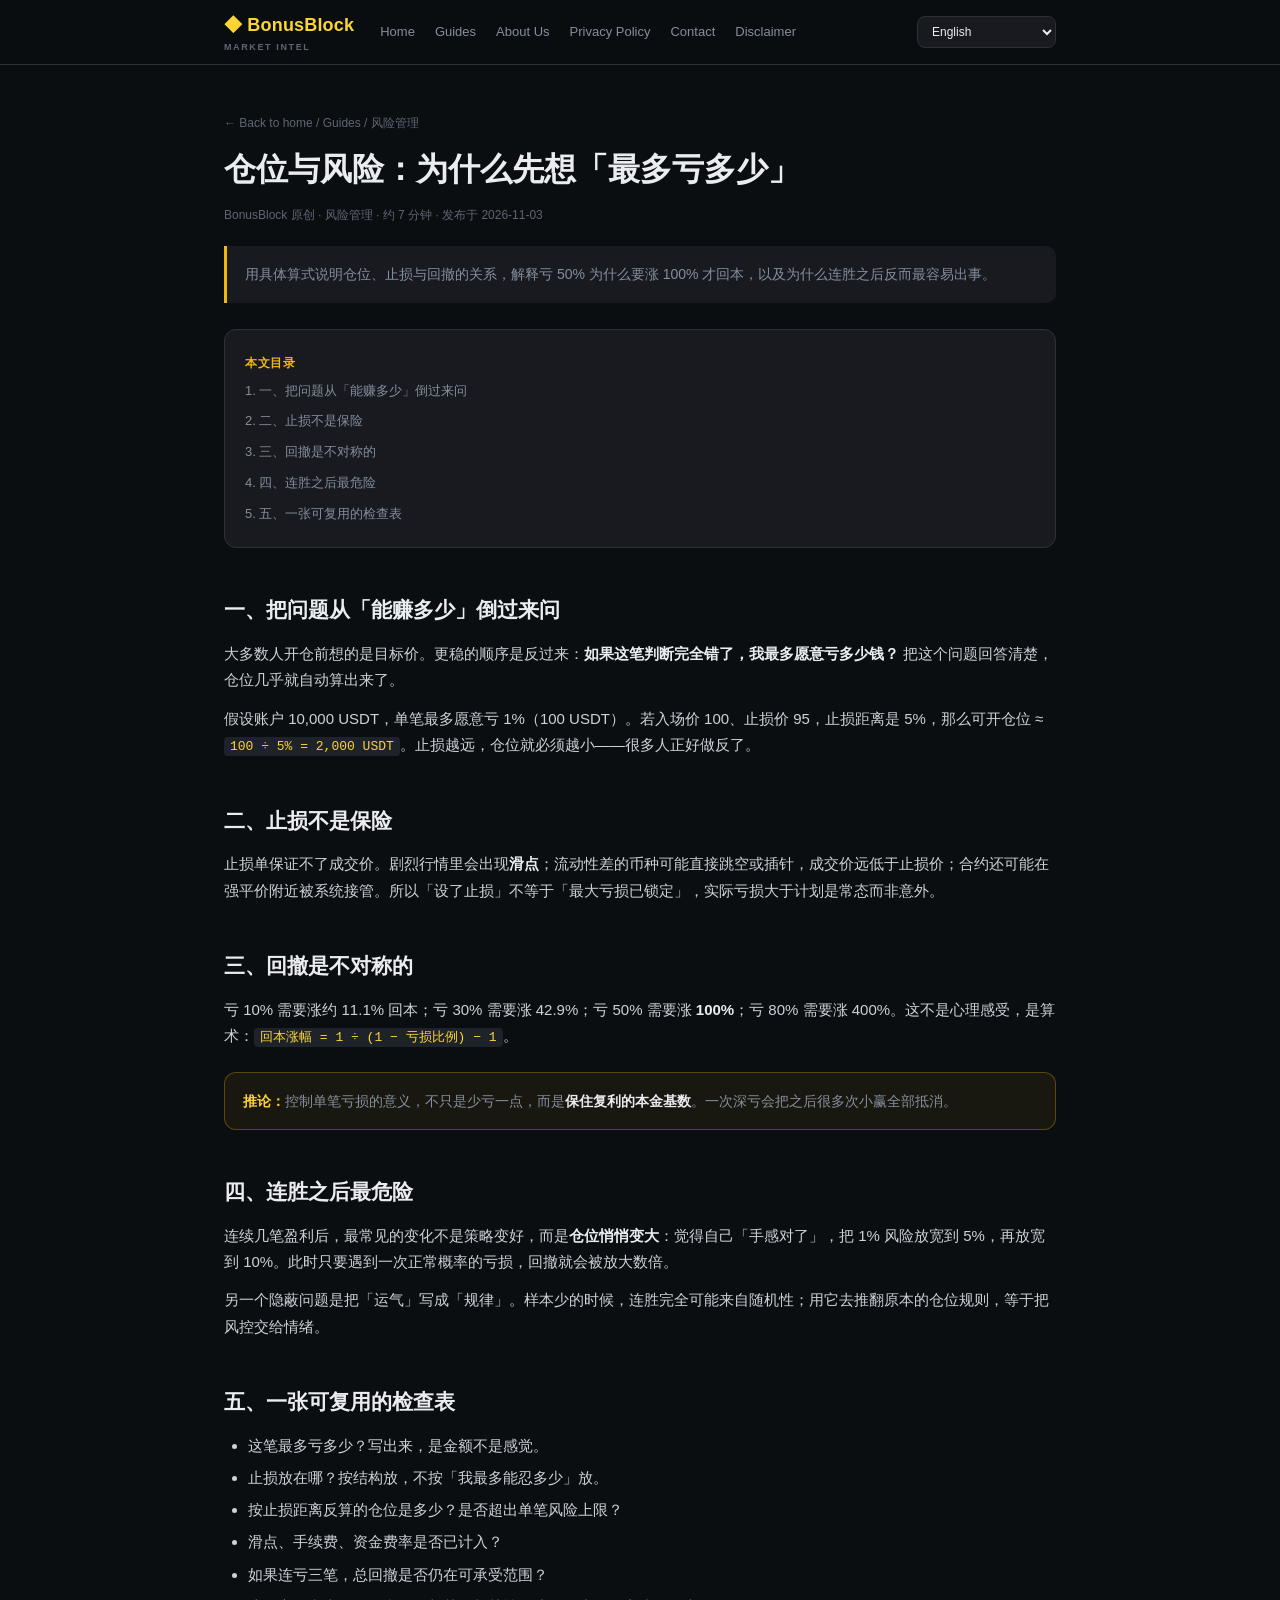
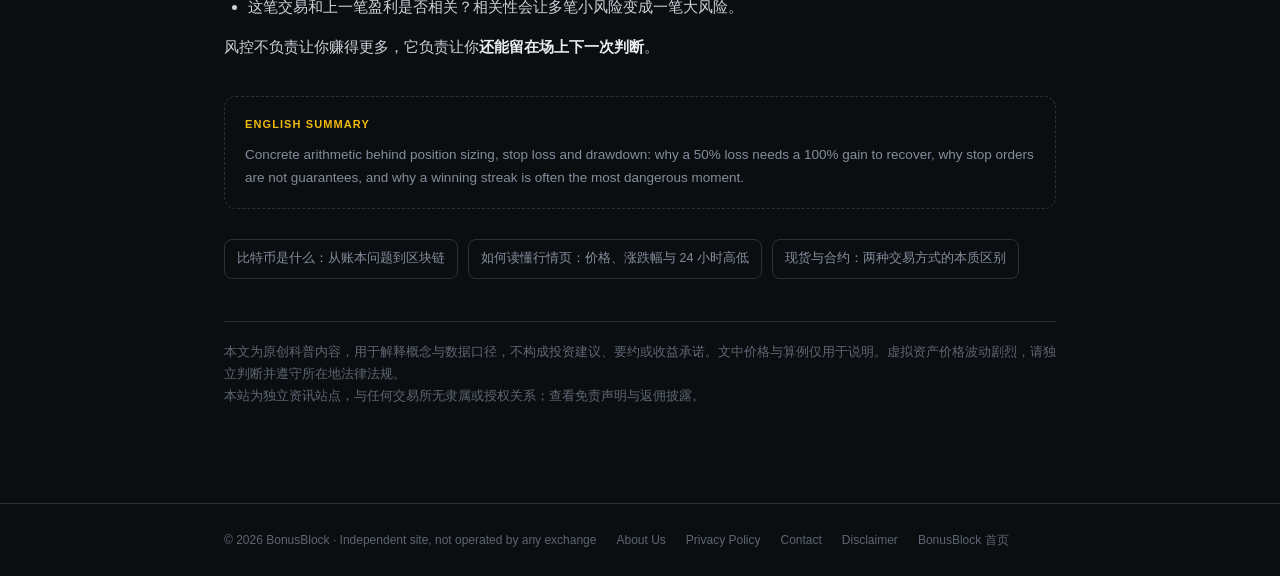
<file: articles/risk-management.html>
<!DOCTYPE html>
<html lang="zh-CN">
<head>
<meta charset="UTF-8">
<meta name="viewport" content="width=device-width, initial-scale=1.0">
<title>仓位与风险：为什么先想「最多亏多少」 · BonusBlock</title>
<meta name="description" content="用具体算式说明仓位、止损与回撤的关系，解释亏 50% 为什么要涨 100% 才回本，以及为什么连胜之后反而最容易出事。">
<link rel="stylesheet" href="../assets/site.css">
</head>
<body>
<header class="site-head">
  <div class="wrap">
    <a class="brand" href="../index.html">◆ BonusBlock<small>MARKET INTEL</small></a>
    <nav class="site-nav">
      <a href="../index.html" data-ui="home">首页</a>
      <a href="../index.html#insights" data-ui="guides">资讯指南</a>
      <a href="../about.html" data-ui="about">关于我们</a>
      <a href="../privacy.html" data-ui="privacy">隐私政策</a>
      <a href="../contact.html" data-ui="contact">联系我们</a>
      <a href="../disclaimer.html" data-ui="disclaimer">免责声明</a>
    </nav>
    <select id="langSelect" class="lang-select"></select>
  </div>
</header>
<main class="wrap article">
  <div class="crumb"><a href="../index.html" data-ui="back">← 返回首页</a> / <a href="../index.html#insights" data-ui="guides">资讯指南</a> / 风险管理</div>
  <h1>仓位与风险：为什么先想「最多亏多少」</h1>
  <div class="meta">BonusBlock 原创 · 风险管理 · 约 7 分钟 · 发布于 2026-11-03</div>
  <p class="abstract">用具体算式说明仓位、止损与回撤的关系，解释亏 50% 为什么要涨 100% 才回本，以及为什么连胜之后反而最容易出事。</p>
  <div class="toc"><b>本文目录</b>
    <a href="#s1">1. 一、把问题从「能赚多少」倒过来问</a>
    <a href="#s2">2. 二、止损不是保险</a>
    <a href="#s3">3. 三、回撤是不对称的</a>
    <a href="#s4">4. 四、连胜之后最危险</a>
    <a href="#s5">5. 五、一张可复用的检查表</a>
  </div>
  <h2 id="s1">一、把问题从「能赚多少」倒过来问</h2>
    <p>大多数人开仓前想的是目标价。更稳的顺序是反过来：<strong>如果这笔判断完全错了，我最多愿意亏多少钱？</strong> 把这个问题回答清楚，仓位几乎就自动算出来了。</p><p>假设账户 10,000 USDT，单笔最多愿意亏 1%（100 USDT）。若入场价 100、止损价 95，止损距离是 5%，那么可开仓位 ≈ <code>100 ÷ 5% = 2,000 USDT</code>。止损越远，仓位就必须越小——很多人正好做反了。</p>
    <h2 id="s2">二、止损不是保险</h2>
    <p>止损单保证不了成交价。剧烈行情里会出现<strong>滑点</strong>；流动性差的币种可能直接跳空或插针，成交价远低于止损价；合约还可能在强平价附近被系统接管。所以「设了止损」不等于「最大亏损已锁定」，实际亏损大于计划是常态而非意外。</p>
    <h2 id="s3">三、回撤是不对称的</h2>
    <p>亏 10% 需要涨约 11.1% 回本；亏 30% 需要涨 42.9%；亏 50% 需要涨 <strong>100%</strong>；亏 80% 需要涨 400%。这不是心理感受，是算术：<code>回本涨幅 = 1 ÷ (1 − 亏损比例) − 1</code>。</p><div class="callout"><b>推论：</b>控制单笔亏损的意义，不只是少亏一点，而是<strong>保住复利的本金基数</strong>。一次深亏会把之后很多次小赢全部抵消。</div>
    <h2 id="s4">四、连胜之后最危险</h2>
    <p>连续几笔盈利后，最常见的变化不是策略变好，而是<strong>仓位悄悄变大</strong>：觉得自己「手感对了」，把 1% 风险放宽到 5%，再放宽到 10%。此时只要遇到一次正常概率的亏损，回撤就会被放大数倍。</p><p>另一个隐蔽问题是把「运气」写成「规律」。样本少的时候，连胜完全可能来自随机性；用它去推翻原本的仓位规则，等于把风控交给情绪。</p>
    <h2 id="s5">五、一张可复用的检查表</h2>
    <ul><li>这笔最多亏多少？写出来，是金额不是感觉。</li><li>止损放在哪？按结构放，不按「我最多能忍多少」放。</li><li>按止损距离反算的仓位是多少？是否超出单笔风险上限？</li><li>滑点、手续费、资金费率是否已计入？</li><li>如果连亏三笔，总回撤是否仍在可承受范围？</li><li>这笔交易和上一笔盈利是否相关？相关性会让多笔小风险变成一笔大风险。</li></ul><p>风控不负责让你赚得更多，它负责让你<strong>还能留在场上下一次判断</strong>。</p>
  <div class="en-summary"><b>ENGLISH SUMMARY</b>Concrete arithmetic behind position sizing, stop loss and drawdown: why a 50% loss needs a 100% gain to recover, why stop orders are not guarantees, and why a winning streak is often the most dangerous moment.</div>
  <div class="rel">
      <a href="bitcoin-basics.html">比特币是什么：从账本问题到区块链</a>
      <a href="how-to-read-market.html">如何读懂行情页：价格、涨跌幅与 24 小时高低</a>
      <a href="spot-vs-contract.html">现货与合约：两种交易方式的本质区别</a>
  </div>
  <div class="endnote">本文为原创科普内容，用于解释概念与数据口径，不构成投资建议、要约或收益承诺。文中价格与算例仅用于说明。虚拟资产价格波动剧烈，请独立判断并遵守所在地法律法规。<br>本站为独立资讯站点，与任何交易所无隶属或授权关系；<a href="../disclaimer.html">查看免责声明与返佣披露</a>。</div>
</main>
<footer class="site-foot">
  <div class="wrap">
    <span data-ui="rights">© 2026 BonusBlock · 独立资讯站，非交易所官方</span>
    <a href="../about.html" data-ui="about">关于我们</a>
    <a href="../privacy.html" data-ui="privacy">隐私政策</a>
    <a href="../contact.html" data-ui="contact">联系我们</a>
    <a href="../disclaimer.html" data-ui="disclaimer">免责声明</a>
    <a href="../index.html">BonusBlock 首页</a>
  </div>
</footer>
<script src="../assets/site.js"></script>
</body>
</html>
</file>
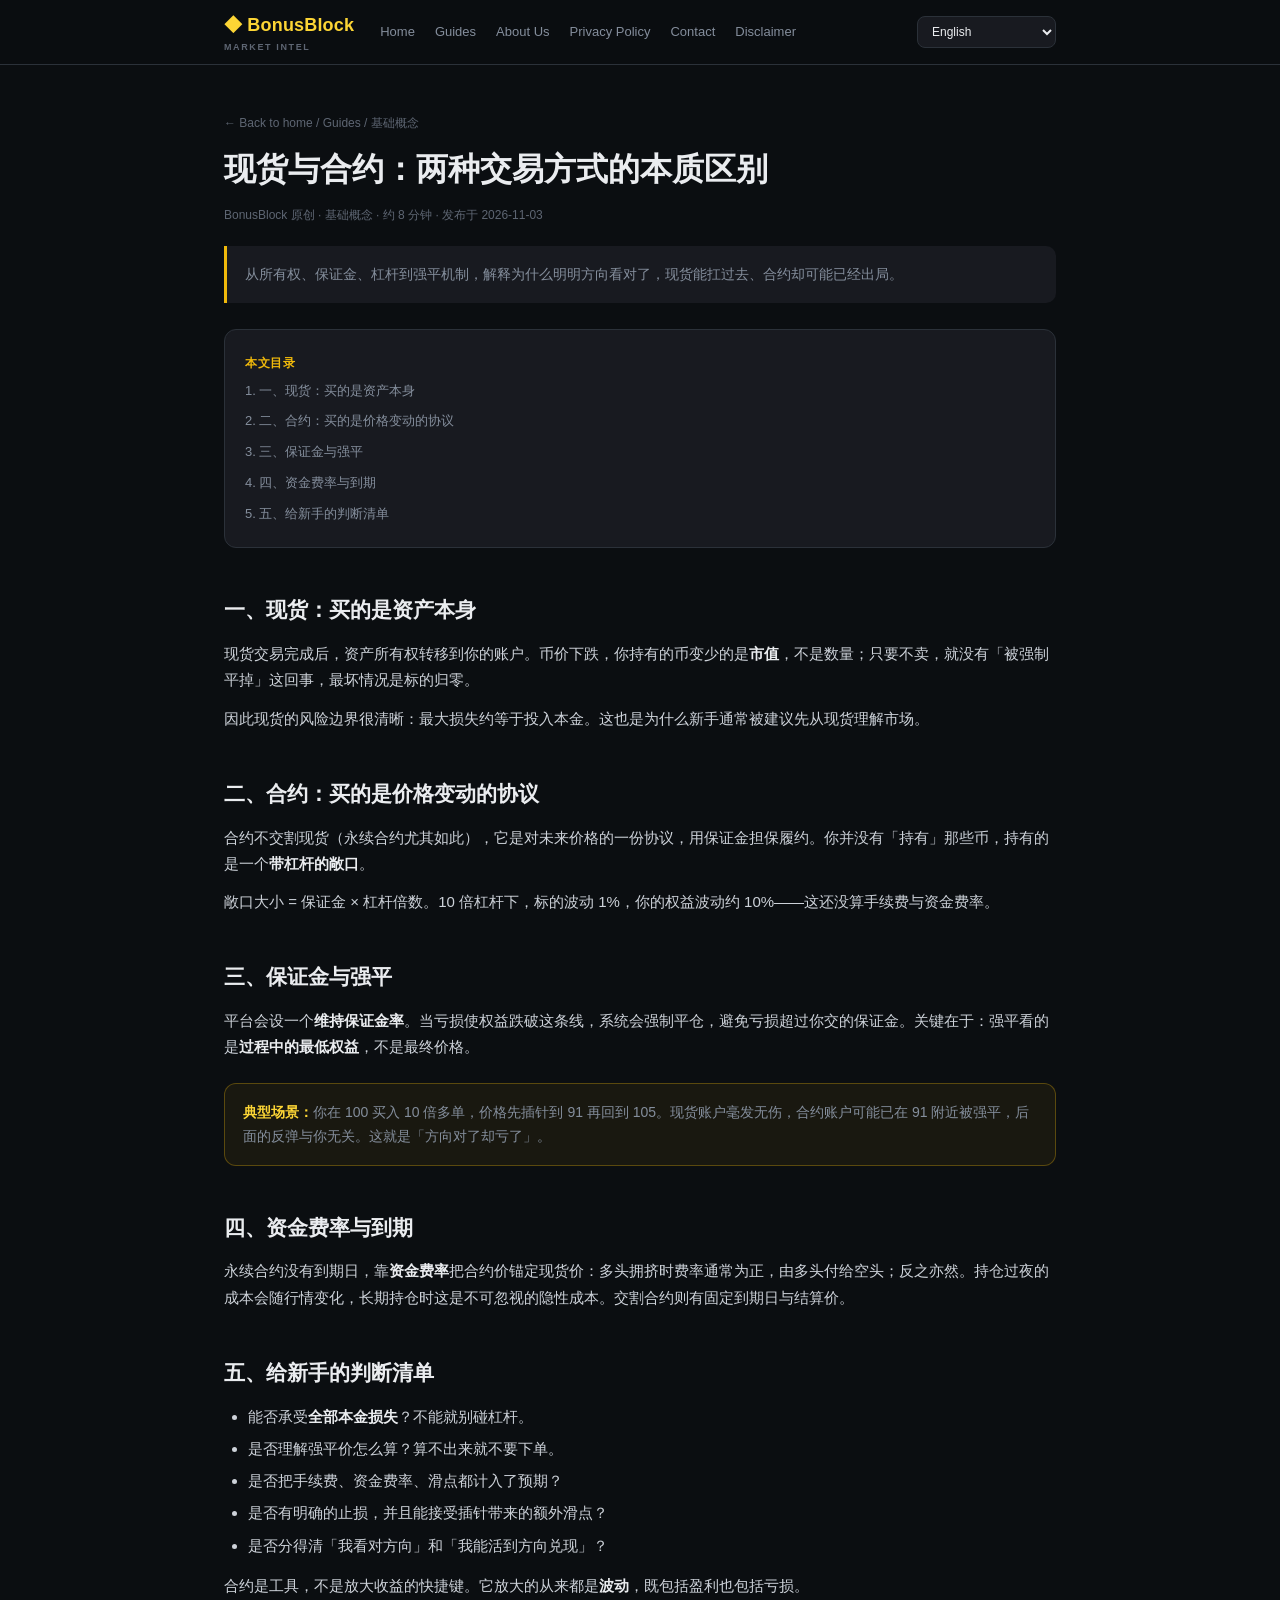
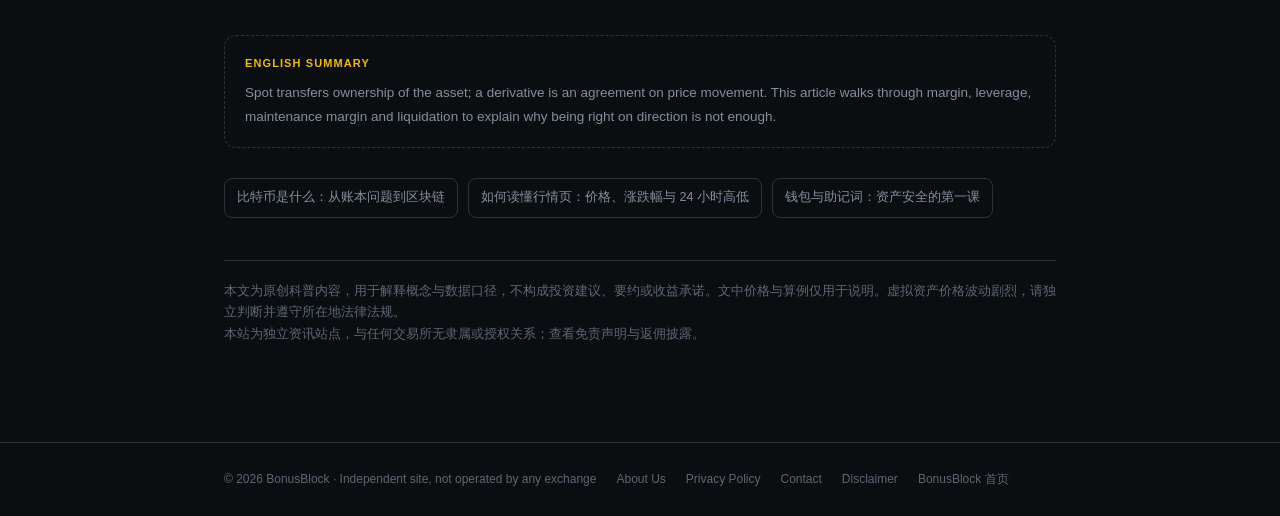
<file: articles/spot-vs-contract.html>
<!DOCTYPE html>
<html lang="zh-CN">
<head>
<meta charset="UTF-8">
<meta name="viewport" content="width=device-width, initial-scale=1.0">
<title>现货与合约：两种交易方式的本质区别 · BonusBlock</title>
<meta name="description" content="从所有权、保证金、杠杆到强平机制，解释为什么明明方向看对了，现货能扛过去、合约却可能已经出局。">
<link rel="stylesheet" href="../assets/site.css">
</head>
<body>
<header class="site-head">
  <div class="wrap">
    <a class="brand" href="../index.html">◆ BonusBlock<small>MARKET INTEL</small></a>
    <nav class="site-nav">
      <a href="../index.html" data-ui="home">首页</a>
      <a href="../index.html#insights" data-ui="guides">资讯指南</a>
      <a href="../about.html" data-ui="about">关于我们</a>
      <a href="../privacy.html" data-ui="privacy">隐私政策</a>
      <a href="../contact.html" data-ui="contact">联系我们</a>
      <a href="../disclaimer.html" data-ui="disclaimer">免责声明</a>
    </nav>
    <select id="langSelect" class="lang-select"></select>
  </div>
</header>
<main class="wrap article">
  <div class="crumb"><a href="../index.html" data-ui="back">← 返回首页</a> / <a href="../index.html#insights" data-ui="guides">资讯指南</a> / 基础概念</div>
  <h1>现货与合约：两种交易方式的本质区别</h1>
  <div class="meta">BonusBlock 原创 · 基础概念 · 约 8 分钟 · 发布于 2026-11-03</div>
  <p class="abstract">从所有权、保证金、杠杆到强平机制，解释为什么明明方向看对了，现货能扛过去、合约却可能已经出局。</p>
  <div class="toc"><b>本文目录</b>
    <a href="#s1">1. 一、现货：买的是资产本身</a>
    <a href="#s2">2. 二、合约：买的是价格变动的协议</a>
    <a href="#s3">3. 三、保证金与强平</a>
    <a href="#s4">4. 四、资金费率与到期</a>
    <a href="#s5">5. 五、给新手的判断清单</a>
  </div>
  <h2 id="s1">一、现货：买的是资产本身</h2>
    <p>现货交易完成后，资产所有权转移到你的账户。币价下跌，你持有的币变少的是<strong>市值</strong>，不是数量；只要不卖，就没有「被强制平掉」这回事，最坏情况是标的归零。</p><p>因此现货的风险边界很清晰：最大损失约等于投入本金。这也是为什么新手通常被建议先从现货理解市场。</p>
    <h2 id="s2">二、合约：买的是价格变动的协议</h2>
    <p>合约不交割现货（永续合约尤其如此），它是对未来价格的一份协议，用保证金担保履约。你并没有「持有」那些币，持有的是一个<strong>带杠杆的敞口</strong>。</p><p>敞口大小 = 保证金 × 杠杆倍数。10 倍杠杆下，标的波动 1%，你的权益波动约 10%——这还没算手续费与资金费率。</p>
    <h2 id="s3">三、保证金与强平</h2>
    <p>平台会设一个<strong>维持保证金率</strong>。当亏损使权益跌破这条线，系统会强制平仓，避免亏损超过你交的保证金。关键在于：强平看的是<strong>过程中的最低权益</strong>，不是最终价格。</p><div class="callout"><b>典型场景：</b>你在 100 买入 10 倍多单，价格先插针到 91 再回到 105。现货账户毫发无伤，合约账户可能已在 91 附近被强平，后面的反弹与你无关。这就是「方向对了却亏了」。</div>
    <h2 id="s4">四、资金费率与到期</h2>
    <p>永续合约没有到期日，靠<strong>资金费率</strong>把合约价锚定现货价：多头拥挤时费率通常为正，由多头付给空头；反之亦然。持仓过夜的成本会随行情变化，长期持仓时这是不可忽视的隐性成本。交割合约则有固定到期日与结算价。</p>
    <h2 id="s5">五、给新手的判断清单</h2>
    <ul><li>能否承受<strong>全部本金损失</strong>？不能就别碰杠杆。</li><li>是否理解强平价怎么算？算不出来就不要下单。</li><li>是否把手续费、资金费率、滑点都计入了预期？</li><li>是否有明确的止损，并且能接受插针带来的额外滑点？</li><li>是否分得清「我看对方向」和「我能活到方向兑现」？</li></ul><p>合约是工具，不是放大收益的快捷键。它放大的从来都是<strong>波动</strong>，既包括盈利也包括亏损。</p>
  <div class="en-summary"><b>ENGLISH SUMMARY</b>Spot transfers ownership of the asset; a derivative is an agreement on price movement. This article walks through margin, leverage, maintenance margin and liquidation to explain why being right on direction is not enough.</div>
  <div class="rel">
      <a href="bitcoin-basics.html">比特币是什么：从账本问题到区块链</a>
      <a href="how-to-read-market.html">如何读懂行情页：价格、涨跌幅与 24 小时高低</a>
      <a href="wallet-security.html">钱包与助记词：资产安全的第一课</a>
  </div>
  <div class="endnote">本文为原创科普内容，用于解释概念与数据口径，不构成投资建议、要约或收益承诺。文中价格与算例仅用于说明。虚拟资产价格波动剧烈，请独立判断并遵守所在地法律法规。<br>本站为独立资讯站点，与任何交易所无隶属或授权关系；<a href="../disclaimer.html">查看免责声明与返佣披露</a>。</div>
</main>
<footer class="site-foot">
  <div class="wrap">
    <span data-ui="rights">© 2026 BonusBlock · 独立资讯站，非交易所官方</span>
    <a href="../about.html" data-ui="about">关于我们</a>
    <a href="../privacy.html" data-ui="privacy">隐私政策</a>
    <a href="../contact.html" data-ui="contact">联系我们</a>
    <a href="../disclaimer.html" data-ui="disclaimer">免责声明</a>
    <a href="../index.html">BonusBlock 首页</a>
  </div>
</footer>
<script src="../assets/site.js"></script>
</body>
</html>
</file>
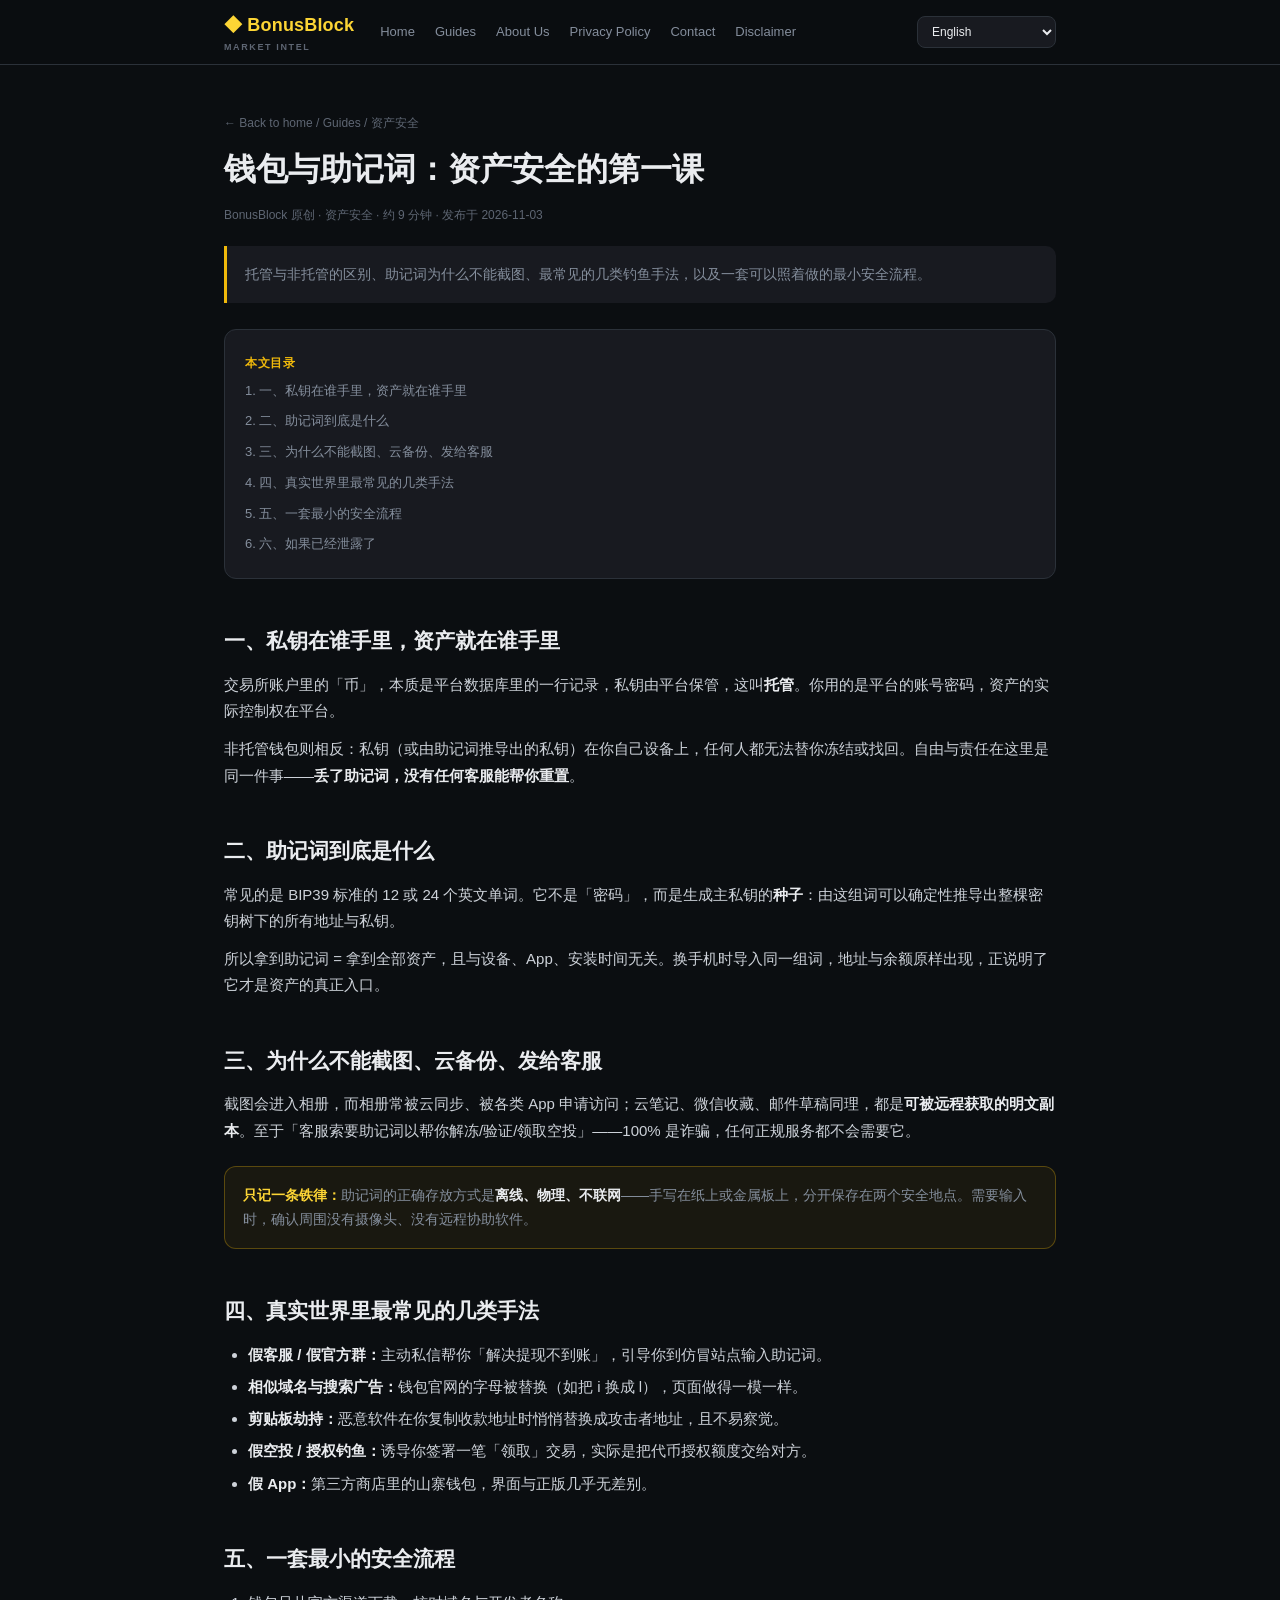
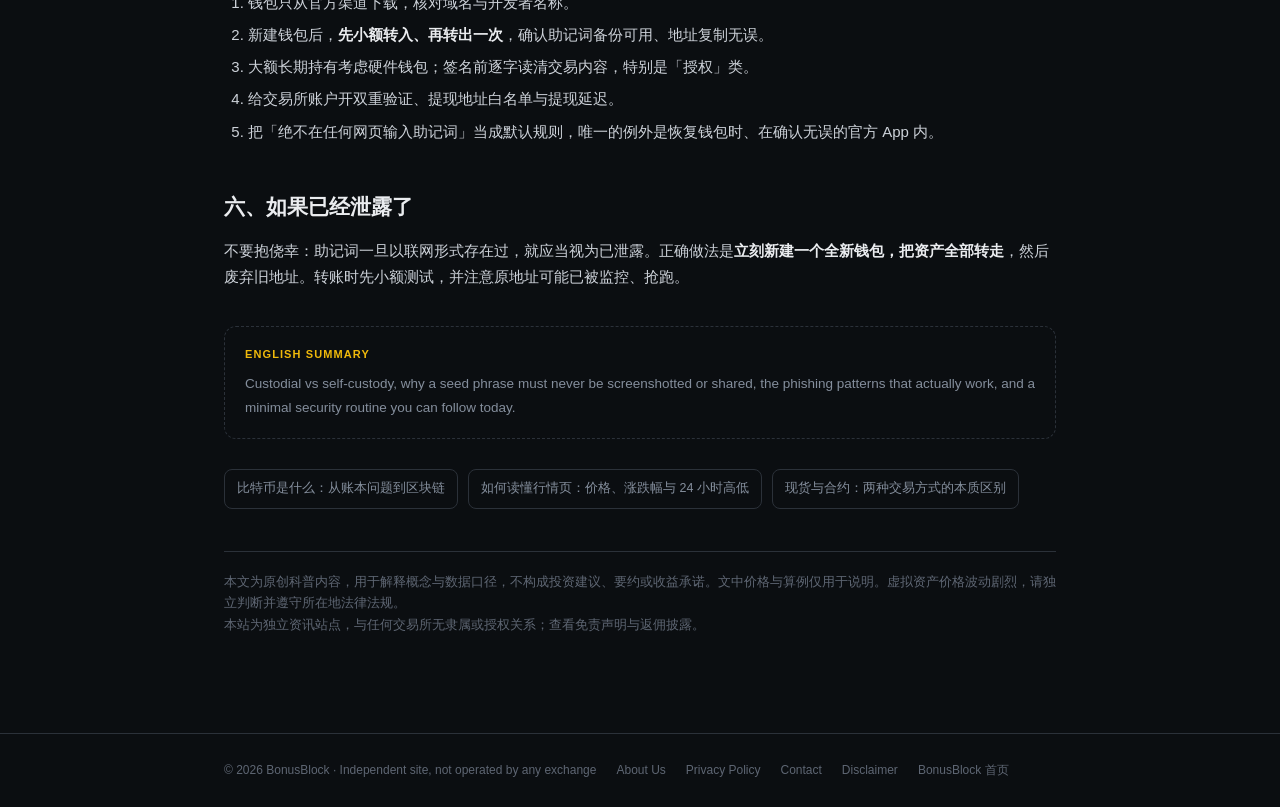
<file: articles/wallet-security.html>
<!DOCTYPE html>
<html lang="zh-CN">
<head>
<meta charset="UTF-8">
<meta name="viewport" content="width=device-width, initial-scale=1.0">
<title>钱包与助记词：资产安全的第一课 · BonusBlock</title>
<meta name="description" content="托管与非托管的区别、助记词为什么不能截图、最常见的几类钓鱼手法，以及一套可以照着做的最小安全流程。">
<link rel="stylesheet" href="../assets/site.css">
</head>
<body>
<header class="site-head">
  <div class="wrap">
    <a class="brand" href="../index.html">◆ BonusBlock<small>MARKET INTEL</small></a>
    <nav class="site-nav">
      <a href="../index.html" data-ui="home">首页</a>
      <a href="../index.html#insights" data-ui="guides">资讯指南</a>
      <a href="../about.html" data-ui="about">关于我们</a>
      <a href="../privacy.html" data-ui="privacy">隐私政策</a>
      <a href="../contact.html" data-ui="contact">联系我们</a>
      <a href="../disclaimer.html" data-ui="disclaimer">免责声明</a>
    </nav>
    <select id="langSelect" class="lang-select"></select>
  </div>
</header>
<main class="wrap article">
  <div class="crumb"><a href="../index.html" data-ui="back">← 返回首页</a> / <a href="../index.html#insights" data-ui="guides">资讯指南</a> / 资产安全</div>
  <h1>钱包与助记词：资产安全的第一课</h1>
  <div class="meta">BonusBlock 原创 · 资产安全 · 约 9 分钟 · 发布于 2026-11-03</div>
  <p class="abstract">托管与非托管的区别、助记词为什么不能截图、最常见的几类钓鱼手法，以及一套可以照着做的最小安全流程。</p>
  <div class="toc"><b>本文目录</b>
    <a href="#s1">1. 一、私钥在谁手里，资产就在谁手里</a>
    <a href="#s2">2. 二、助记词到底是什么</a>
    <a href="#s3">3. 三、为什么不能截图、云备份、发给客服</a>
    <a href="#s4">4. 四、真实世界里最常见的几类手法</a>
    <a href="#s5">5. 五、一套最小的安全流程</a>
    <a href="#s6">6. 六、如果已经泄露了</a>
  </div>
  <h2 id="s1">一、私钥在谁手里，资产就在谁手里</h2>
    <p>交易所账户里的「币」，本质是平台数据库里的一行记录，私钥由平台保管，这叫<strong>托管</strong>。你用的是平台的账号密码，资产的实际控制权在平台。</p><p>非托管钱包则相反：私钥（或由助记词推导出的私钥）在你自己设备上，任何人都无法替你冻结或找回。自由与责任在这里是同一件事——<strong>丢了助记词，没有任何客服能帮你重置</strong>。</p>
    <h2 id="s2">二、助记词到底是什么</h2>
    <p>常见的是 BIP39 标准的 12 或 24 个英文单词。它不是「密码」，而是生成主私钥的<strong>种子</strong>：由这组词可以确定性推导出整棵密钥树下的所有地址与私钥。</p><p>所以拿到助记词 = 拿到全部资产，且与设备、App、安装时间无关。换手机时导入同一组词，地址与余额原样出现，正说明了它才是资产的真正入口。</p>
    <h2 id="s3">三、为什么不能截图、云备份、发给客服</h2>
    <p>截图会进入相册，而相册常被云同步、被各类 App 申请访问；云笔记、微信收藏、邮件草稿同理，都是<strong>可被远程获取的明文副本</strong>。至于「客服索要助记词以帮你解冻/验证/领取空投」——100% 是诈骗，任何正规服务都不会需要它。</p><div class="callout"><b>只记一条铁律：</b>助记词的正确存放方式是<strong>离线、物理、不联网</strong>——手写在纸上或金属板上，分开保存在两个安全地点。需要输入时，确认周围没有摄像头、没有远程协助软件。</div>
    <h2 id="s4">四、真实世界里最常见的几类手法</h2>
    <ul><li><strong>假客服 / 假官方群：</strong>主动私信帮你「解决提现不到账」，引导你到仿冒站点输入助记词。</li><li><strong>相似域名与搜索广告：</strong>钱包官网的字母被替换（如把 i 换成 l），页面做得一模一样。</li><li><strong>剪贴板劫持：</strong>恶意软件在你复制收款地址时悄悄替换成攻击者地址，且不易察觉。</li><li><strong>假空投 / 授权钓鱼：</strong>诱导你签署一笔「领取」交易，实际是把代币授权额度交给对方。</li><li><strong>假 App：</strong>第三方商店里的山寨钱包，界面与正版几乎无差别。</li></ul>
    <h2 id="s5">五、一套最小的安全流程</h2>
    <ol><li>钱包只从官方渠道下载，核对域名与开发者名称。</li><li>新建钱包后，<strong>先小额转入、再转出一次</strong>，确认助记词备份可用、地址复制无误。</li><li>大额长期持有考虑硬件钱包；签名前逐字读清交易内容，特别是「授权」类。</li><li>给交易所账户开双重验证、提现地址白名单与提现延迟。</li><li>把「绝不在任何网页输入助记词」当成默认规则，唯一的例外是恢复钱包时、在确认无误的官方 App 内。</li></ol>
    <h2 id="s6">六、如果已经泄露了</h2>
    <p>不要抱侥幸：助记词一旦以联网形式存在过，就应当视为已泄露。正确做法是<strong>立刻新建一个全新钱包，把资产全部转走</strong>，然后废弃旧地址。转账时先小额测试，并注意原地址可能已被监控、抢跑。</p>
  <div class="en-summary"><b>ENGLISH SUMMARY</b>Custodial vs self-custody, why a seed phrase must never be screenshotted or shared, the phishing patterns that actually work, and a minimal security routine you can follow today.</div>
  <div class="rel">
      <a href="bitcoin-basics.html">比特币是什么：从账本问题到区块链</a>
      <a href="how-to-read-market.html">如何读懂行情页：价格、涨跌幅与 24 小时高低</a>
      <a href="spot-vs-contract.html">现货与合约：两种交易方式的本质区别</a>
  </div>
  <div class="endnote">本文为原创科普内容，用于解释概念与数据口径，不构成投资建议、要约或收益承诺。文中价格与算例仅用于说明。虚拟资产价格波动剧烈，请独立判断并遵守所在地法律法规。<br>本站为独立资讯站点，与任何交易所无隶属或授权关系；<a href="../disclaimer.html">查看免责声明与返佣披露</a>。</div>
</main>
<footer class="site-foot">
  <div class="wrap">
    <span data-ui="rights">© 2026 BonusBlock · 独立资讯站，非交易所官方</span>
    <a href="../about.html" data-ui="about">关于我们</a>
    <a href="../privacy.html" data-ui="privacy">隐私政策</a>
    <a href="../contact.html" data-ui="contact">联系我们</a>
    <a href="../disclaimer.html" data-ui="disclaimer">免责声明</a>
    <a href="../index.html">BonusBlock 首页</a>
  </div>
</footer>
<script src="../assets/site.js"></script>
</body>
</html>
</file>
<file: assets/site.css>
/* BonusBlock · 文章页与法律页共用样式 */
:root{
  --bg:#0B0E11; --bg-2:#12161C; --card:#181A20;
  --line:#2B3139; --line-soft:#22272E;
  --text:#EAECEF; --body:#CDD2D9; --muted:#848E9C; --muted-2:#5E6673;
  --gold:#F0B90B; --gold-2:#FCD535;
}
*{box-sizing:border-box;margin:0;padding:0}
html{scroll-behavior:smooth}
body{
  background:var(--bg); color:var(--text); line-height:1.75;
  font-family:-apple-system,BlinkMacSystemFont,"Segoe UI","PingFang SC","Hiragino Sans GB","Microsoft YaHei",sans-serif;
  -webkit-font-smoothing:antialiased;
}
a{color:inherit;text-decoration:none}
.wrap{max-width:880px;margin:0 auto;padding:0 24px}

/* 顶栏 */
.site-head{border-bottom:1px solid var(--line);background:rgba(11,14,17,.92);position:sticky;top:0;z-index:10;backdrop-filter:blur(10px)}
.site-head .wrap{display:flex;align-items:center;gap:26px;min-height:64px;flex-wrap:wrap}
.brand{font-weight:800;font-size:18px;letter-spacing:.01em;color:var(--gold-2);white-space:nowrap}
.brand small{display:block;font-size:9px;letter-spacing:.18em;color:var(--muted-2);font-weight:600;line-height:1.3}
.site-nav{display:flex;gap:20px;flex:1;font-size:13px;color:var(--muted);flex-wrap:wrap}
.site-nav a:hover{color:var(--gold-2)}
.lang-select{background:var(--card);color:var(--text);border:1px solid var(--line);border-radius:8px;padding:7px 10px;font-size:12px;cursor:pointer;max-width:150px}

/* 法律文档 */
.doc{padding:56px 24px 88px}
.doc-kicker{font-size:11px;letter-spacing:.14em;color:var(--gold);text-transform:uppercase}
.doc h1{font-size:34px;line-height:1.3;margin-top:12px}
.doc .lead{margin-top:16px;color:var(--muted);font-size:15px}
.doc-item{display:flex;gap:18px;padding:20px 0;border-bottom:1px solid var(--line-soft)}
.doc-item .num{font:600 13px/1.75 ui-monospace,SFMono-Regular,Consolas,monospace;color:var(--gold);min-width:30px}
.doc-item p{font-size:14.5px;color:var(--body)}
.doc-foot{margin-top:30px;padding:16px 18px;border:1px solid var(--line);border-radius:12px;background:var(--card);font-size:12.5px;color:var(--muted)}

/* 文章 */
.article{padding:48px 24px 96px}
.article .crumb{font-size:12px;color:var(--muted-2)}
.article .crumb a:hover{color:var(--gold-2)}
.article h1{font-size:32px;line-height:1.35;margin-top:14px}
.article .meta{font-size:12px;color:var(--muted-2);margin-top:14px}
.article .abstract{margin-top:20px;padding:16px 18px;border-left:3px solid var(--gold);background:var(--card);border-radius:0 10px 10px 0;color:var(--muted);font-size:14px}
.article .toc{margin:26px 0;padding:18px 20px;border:1px solid var(--line);border-radius:12px;background:var(--card)}
.article .toc b{font-size:12px;color:var(--gold);letter-spacing:.06em}
.article .toc a{display:block;font-size:13px;color:var(--muted);padding:4px 0}
.article .toc a:hover{color:var(--gold-2)}
.article h2{font-size:21px;margin:38px 0 12px;padding-top:6px}
.article h3{font-size:16.5px;margin:26px 0 10px;color:var(--gold-2)}
.article p{margin:12px 0;font-size:15px;color:var(--body)}
.article ul,.article ol{margin:12px 0 14px 24px;color:var(--body);font-size:15px}
.article li{margin:6px 0}
.article strong{color:var(--text)}
.article code{font-family:ui-monospace,Consolas,monospace;font-size:13px;background:var(--card-2,#1E2329);padding:2px 6px;border-radius:4px;color:var(--gold-2)}
.article .callout{margin:22px 0;padding:16px 18px;border:1px solid rgba(240,185,11,.3);border-radius:12px;background:rgba(240,185,11,.06);font-size:14px;color:var(--muted)}
.article .callout b{color:var(--gold-2)}
.article .en-summary{margin-top:36px;padding:18px 20px;border:1px dashed var(--line);border-radius:12px;font-size:13.5px;color:var(--muted)}
.article .en-summary b{display:block;color:var(--gold);font-size:11px;letter-spacing:.1em;margin-bottom:8px}
.article .rel{margin-top:30px;display:flex;flex-wrap:wrap;gap:10px}
.article .rel a{font-size:12.5px;padding:8px 12px;border:1px solid var(--line);border-radius:8px;color:var(--muted)}
.article .rel a:hover{border-color:var(--gold);color:var(--gold-2)}
.article .endnote{margin-top:42px;padding-top:20px;border-top:1px solid var(--line);font-size:12.5px;color:var(--muted-2)}

/* 页脚 */
.site-foot{border-top:1px solid var(--line);padding:26px 0;font-size:12px;color:var(--muted-2)}
.site-foot .wrap{display:flex;flex-wrap:wrap;gap:8px 20px;align-items:center}
.site-foot a:hover{color:var(--gold-2)}

@media(max-width:640px){
  .doc h1,.article h1{font-size:26px}
  .site-nav{display:none}
  .doc,.article{padding-top:36px}
  .site-head .wrap{gap:14px;min-height:58px}
}
</file>
